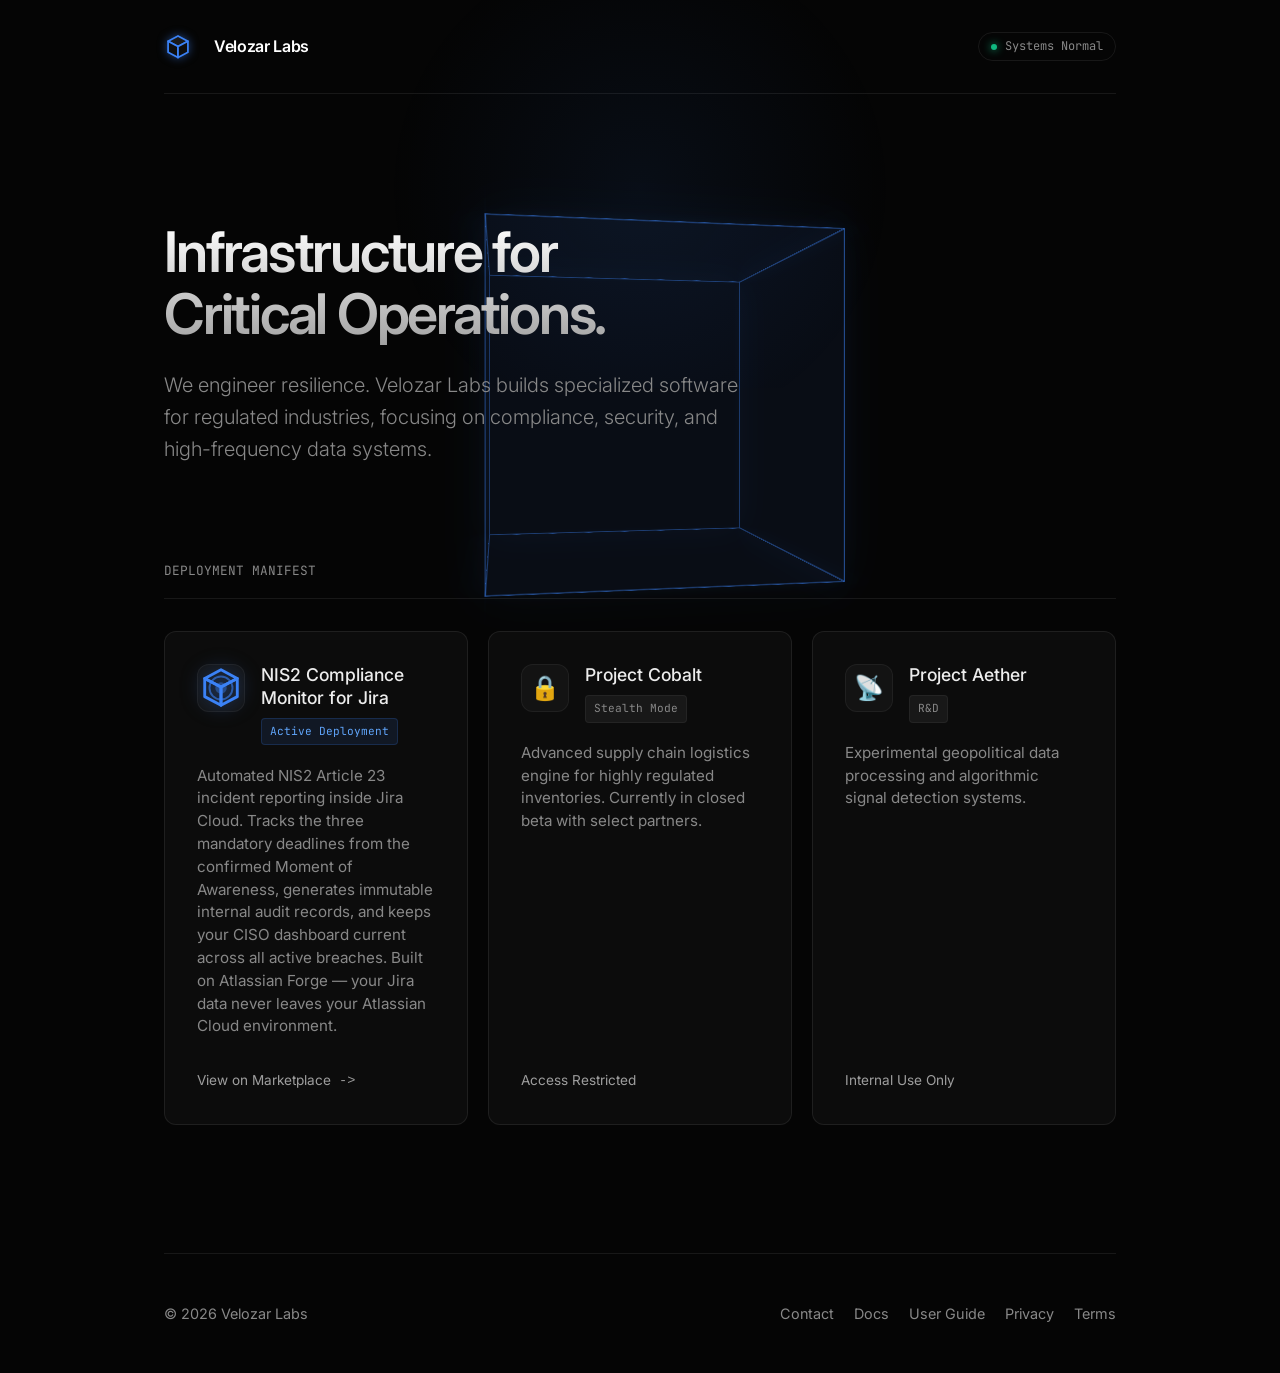
<file: index.html>
<!DOCTYPE html>
<html lang="en">

<head>
    <meta charset="UTF-8">
    <meta name="viewport" content="width=device-width, initial-scale=1.0">
    <title>Velozar Labs | Infrastructure for Critical Operations</title>
    <meta name="description"
        content="Velozar Labs engineers high-performance security and workflow automation tools for regulated enterprises.">

    <!-- Open Graph / Social Media Meta Tags -->
    <meta property="og:type" content="website">
    <meta property="og:url" content="https://velozarlabs.com/">
    <meta property="og:title" content="Velozar Labs | Infrastructure for Critical Operations">
    <meta property="og:description"
        content="Velozar Labs engineers high-performance security and workflow automation tools for regulated enterprises.">
    <!-- Twitter -->
    <meta property="twitter:card" content="summary_large_image">
    <meta property="twitter:url" content="https://velozarlabs.com/">
    <meta property="twitter:title" content="Velozar Labs | Infrastructure for Critical Operations">
    <meta property="twitter:description"
        content="Velozar Labs engineers high-performance security and workflow automation tools for regulated enterprises.">

    <link rel="preconnect" href="https://fonts.googleapis.com">
    <link rel="preconnect" href="https://fonts.gstatic.com" crossorigin>

    <link rel="preload"
        href="https://fonts.googleapis.com/css2?family=Inter:wght@300;400;500;600&family=JetBrains+Mono:wght@400&display=swap"
        as="style" onload="this.onload=null;this.rel='stylesheet'">
    <noscript>
        <link rel="stylesheet"
            href="https://fonts.googleapis.com/css2?family=Inter:wght@300;400;500;600&family=JetBrains+Mono:wght@400&display=swap">
    </noscript>
    <link rel="stylesheet" href="/base.css">
    <link rel="stylesheet" href="/home.css">
    <link rel="icon" type="image/svg+xml" href="/favicon.svg">
</head>

<body>
    <div class="scene-container">
        <div class="cube-3d">
            <div class="face front"></div>
            <div class="face back"></div>
            <div class="face right"></div>
            <div class="face left"></div>
            <div class="face top"></div>
            <div class="face bottom"></div>
        </div>
    </div>
    <div class="container">
        <nav class="animate-delay-1">
            <div class="logo">
                <svg width="28" height="28" viewBox="0 0 24 24" fill="none" xmlns="http://www.w3.org/2000/svg"
                    style="filter: drop-shadow(0 0 5px rgba(59, 130, 246, 0.5));">
                    <path d="M12 2.5L3.5 7L12 11.5L20.5 7L12 2.5Z" fill="#1A1A1A" stroke="#3b82f6" stroke-width="1.5"
                        stroke-linejoin="round" />
                    <path d="M3.5 7V16.5L12 21V11.5L3.5 7Z" fill="#0F0F0F" stroke="#3b82f6" stroke-width="1.5"
                        stroke-linejoin="round" />
                    <path d="M20.5 7V16.5L12 21V11.5L20.5 7Z" fill="#0F0F0F" stroke="#3b82f6" stroke-width="1.5"
                        stroke-linejoin="round" />
                </svg>

                <span style="margin-left: 12px; font-weight: 600; letter-spacing: -0.02em; color: #fff;">
                    Velozar Labs
                </span>
            </div>
            <div class="status-badge">
                <div class="status-dot"></div>
                Systems Normal
            </div>
        </nav>

        <section class="hero animate-delay-2">
            <h1>Infrastructure for<br>Critical Operations.</h1>
            <p>
                We engineer resilience. Velozar Labs builds specialized software for regulated industries, focusing on
                compliance, security, and high-frequency data systems.
            </p>
        </section>

        <div class="animate-delay-3">
            <div class="section-header">
                <span class="section-title">Deployment Manifest</span>
            </div>

            <div class="grid">
                <a href="https://marketplace.atlassian.com/" target="_blank" rel="noopener noreferrer" class="card">
                    <div>
                        <div class="card-meta">
                            <div class="icon-box" style="margin-bottom: 20px;">
                                <svg width="48" height="48" viewBox="0 0 24 24" fill="none"
                                    xmlns="http://www.w3.org/2000/svg"
                                    style="filter: drop-shadow(0 0 10px rgba(59, 130, 246, 0.5));">
                                    <path d="M12 2.5L3.5 7L12 11.5L20.5 7L12 2.5Z" fill="none" stroke="#3b82f6"
                                        stroke-width="1.5" stroke-linejoin="round" />
                                    <path d="M3.5 7V16.5L12 21V11.5L3.5 7Z" fill="none" stroke="#3b82f6"
                                        stroke-width="1.5" stroke-linejoin="round" />
                                    <path d="M20.5 7V16.5L12 21V11.5L20.5 7Z" fill="none" stroke="#3b82f6"
                                        stroke-width="1.5" stroke-linejoin="round" />

                                    <circle cx="12" cy="12" r="3" fill="#3b82f6" fill-opacity="0.4" />
                                    <circle cx="12" cy="12" r="6" stroke="#3b82f6" stroke-width="1"
                                        stroke-opacity="0.6" />
                                </svg>
                            </div>
                            <div class="card-header-content">
                                <h3>NIS2 Compliance Monitor for Jira</h3>
                                <span class="tag active">Active Deployment</span>
                            </div>
                        </div>
                        <p>Automated NIS2 Article 23 incident reporting inside Jira Cloud. Tracks the three mandatory deadlines from the confirmed Moment of Awareness, generates immutable internal audit records, and keeps your CISO dashboard current across all active breaches. Built on Atlassian Forge — your Jira data never leaves your Atlassian Cloud environment.</p>
                    </div>
                    <div class="card-footer">
                        View on Marketplace <span style="font-family: monospace;">-></span>
                    </div>
                </a>

                <div class="card" style="cursor: default;">
                    <div>
                        <div class="card-meta">
                            <div class="icon-box">🔒</div>
                            <div class="card-header-content">
                                <h3>Project Cobalt</h3>
                                <span class="tag">Stealth Mode</span>
                            </div>
                        </div>
                        <p>Advanced supply chain logistics engine for highly regulated inventories. Currently in closed
                            beta with select partners.</p>
                    </div>
                    <div class="card-footer">
                        Access Restricted
                    </div>
                </div>

                <div class="card" style="cursor: default;">
                    <div>
                        <div class="card-meta">
                            <div class="icon-box">📡</div>
                            <div class="card-header-content">
                                <h3>Project Aether</h3>
                                <span class="tag">R&D</span>
                            </div>
                        </div>
                        <p>Experimental geopolitical data processing and algorithmic signal detection systems.</p>
                    </div>
                    <div class="card-footer">
                        Internal Use Only
                    </div>
                </div>
            </div>
        </div>

        <footer class="animate-delay-3">
            <div>&copy; 2026 Velozar Labs</div>
            <div style="display: flex; gap: 20px;">
                <a href="mailto:support@velozarlabs.com" class="footer-link">Contact</a>
                <a href="/docs" class="footer-link">Docs</a>
                <a href="/user-guide" class="footer-link">User Guide</a>
                <a href="/privacy" class="footer-link">Privacy</a>
                <a href="/terms" class="footer-link">Terms</a>
            </div>
        </footer>
    </div>
    <script src="/main.js" defer></script>
</body>

</html>
</file>
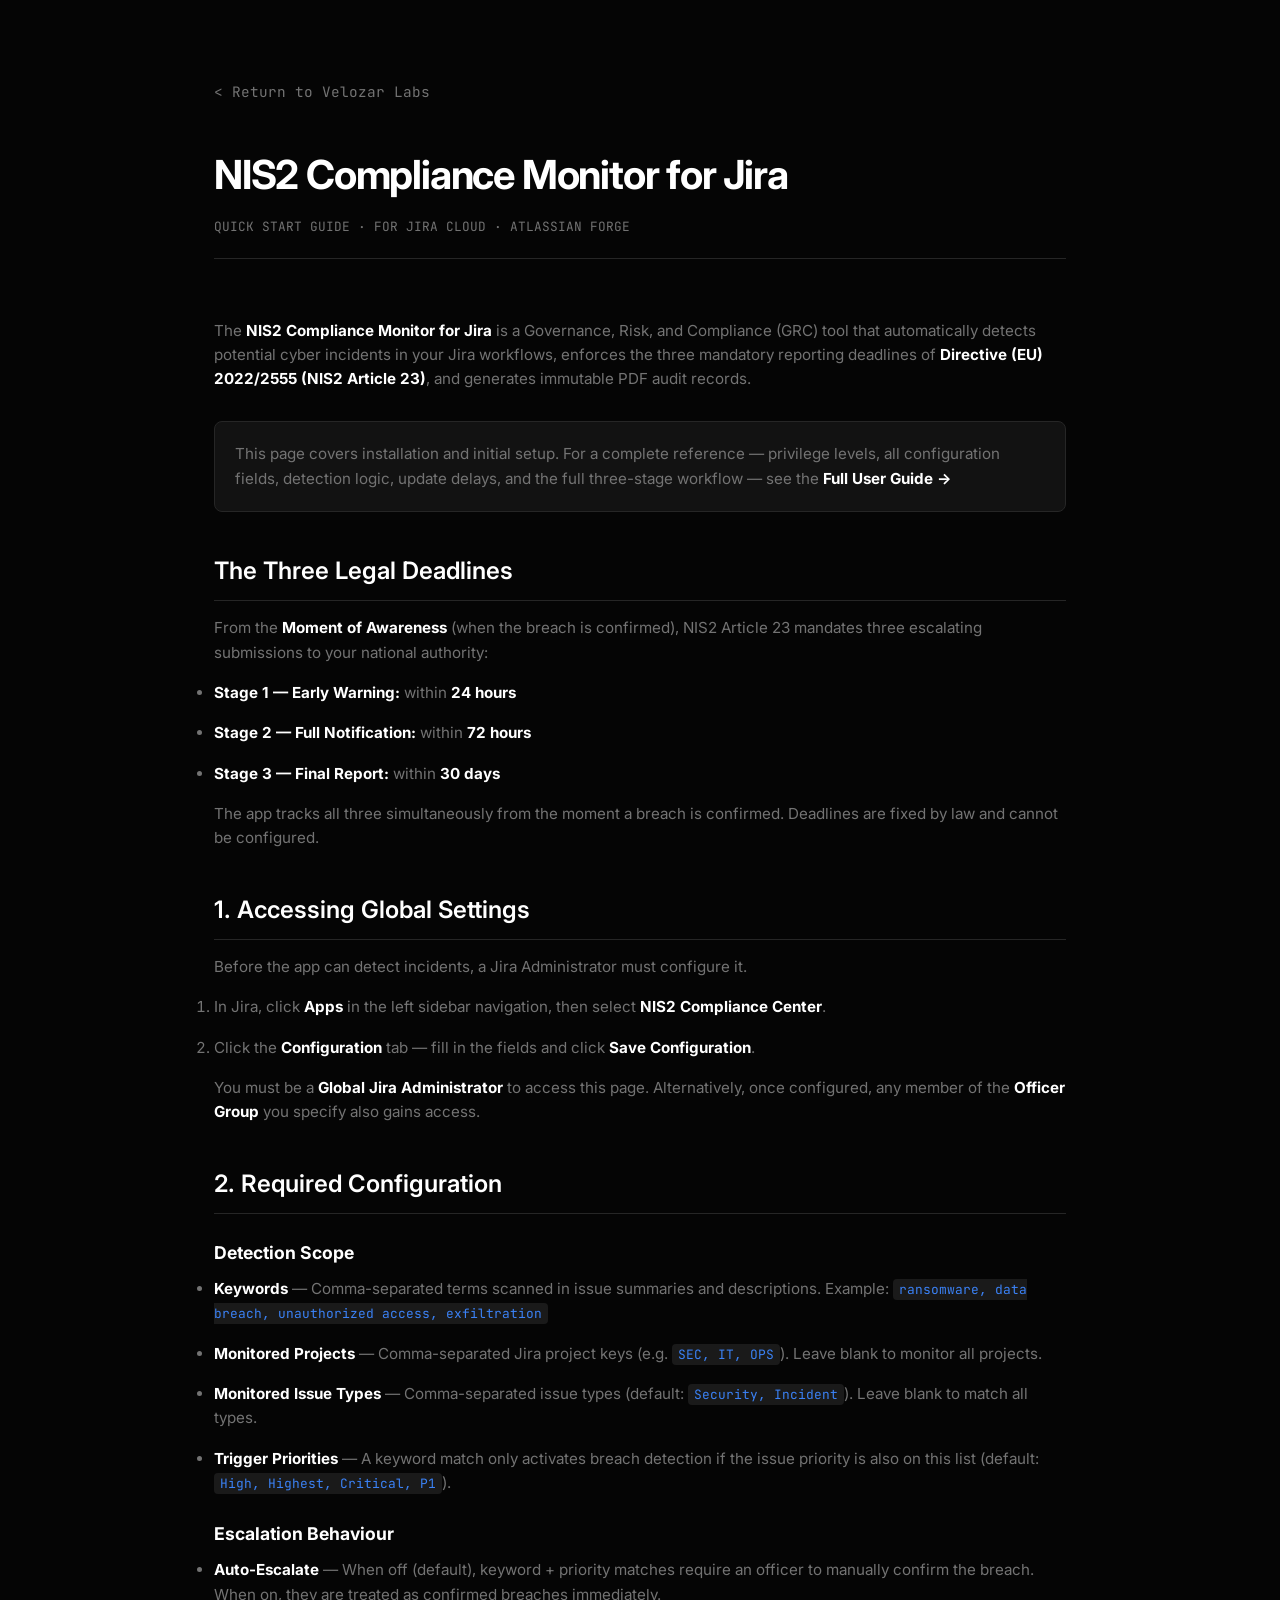
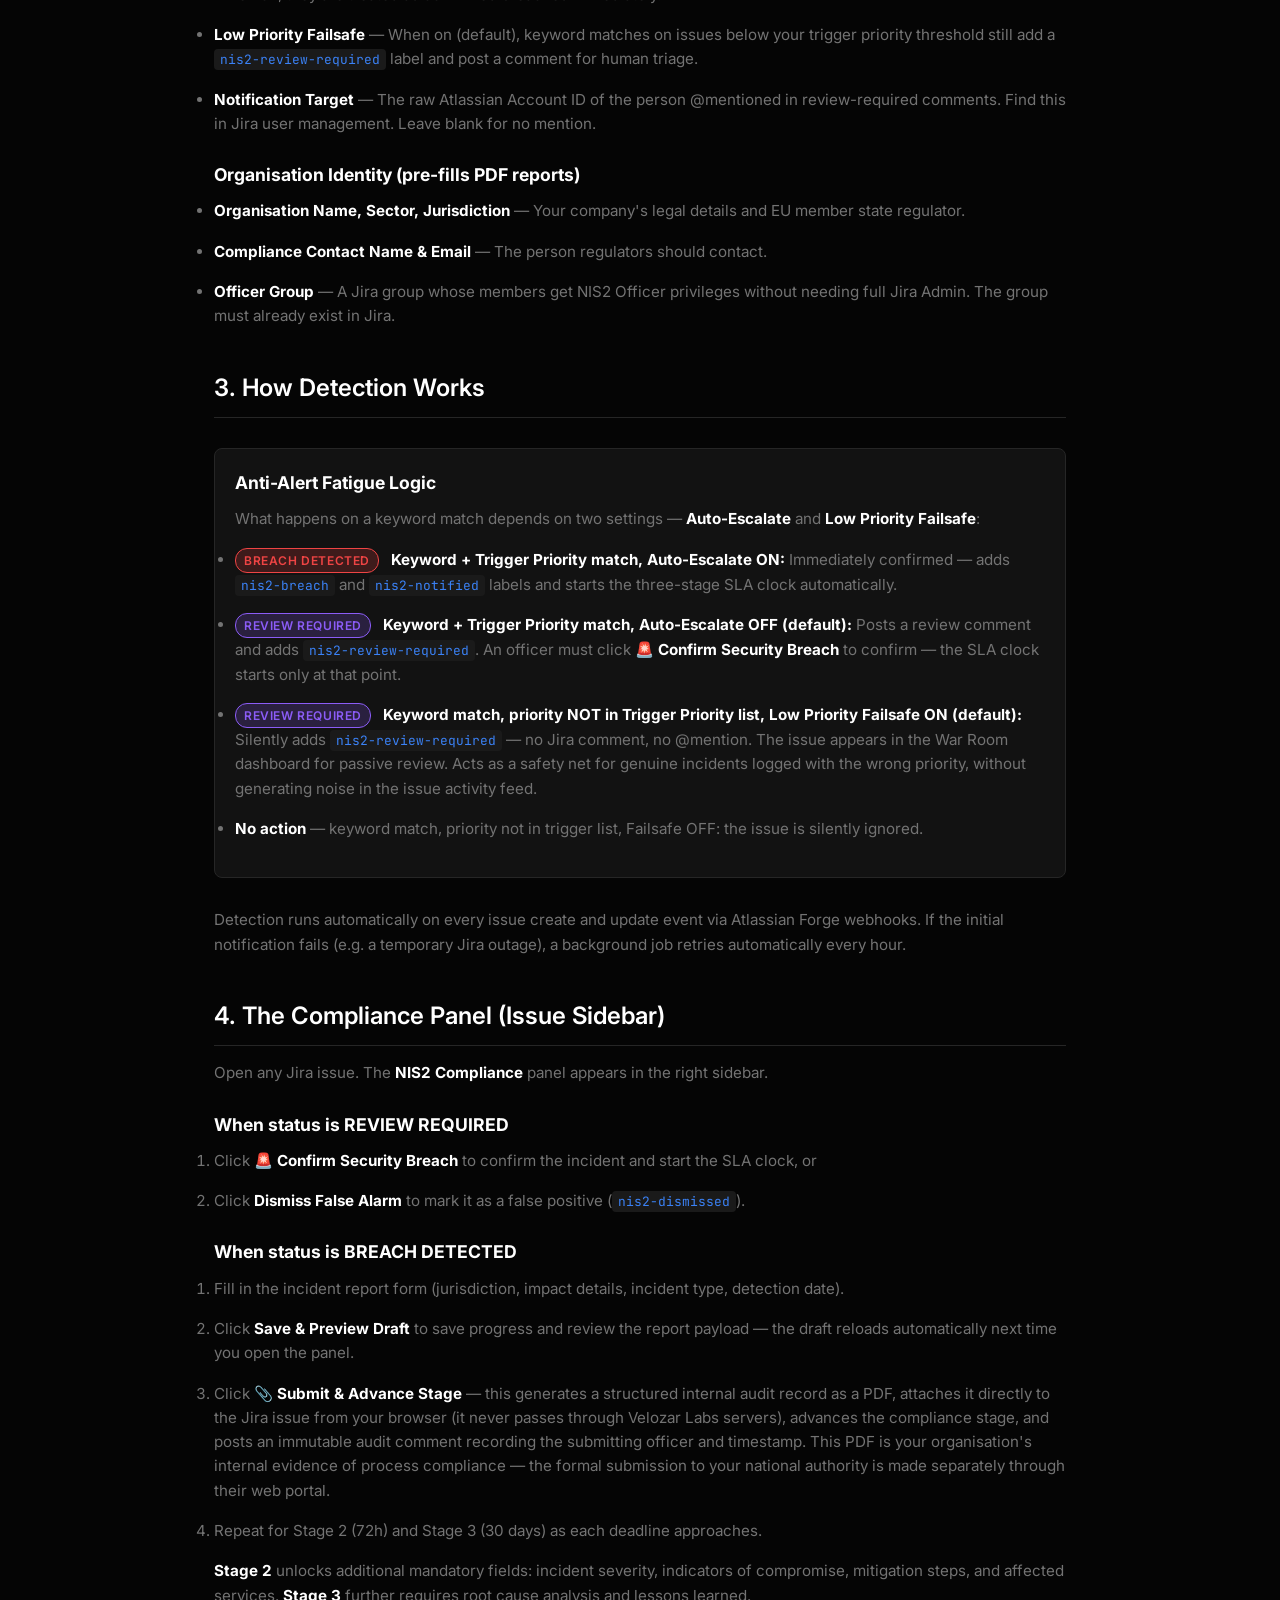
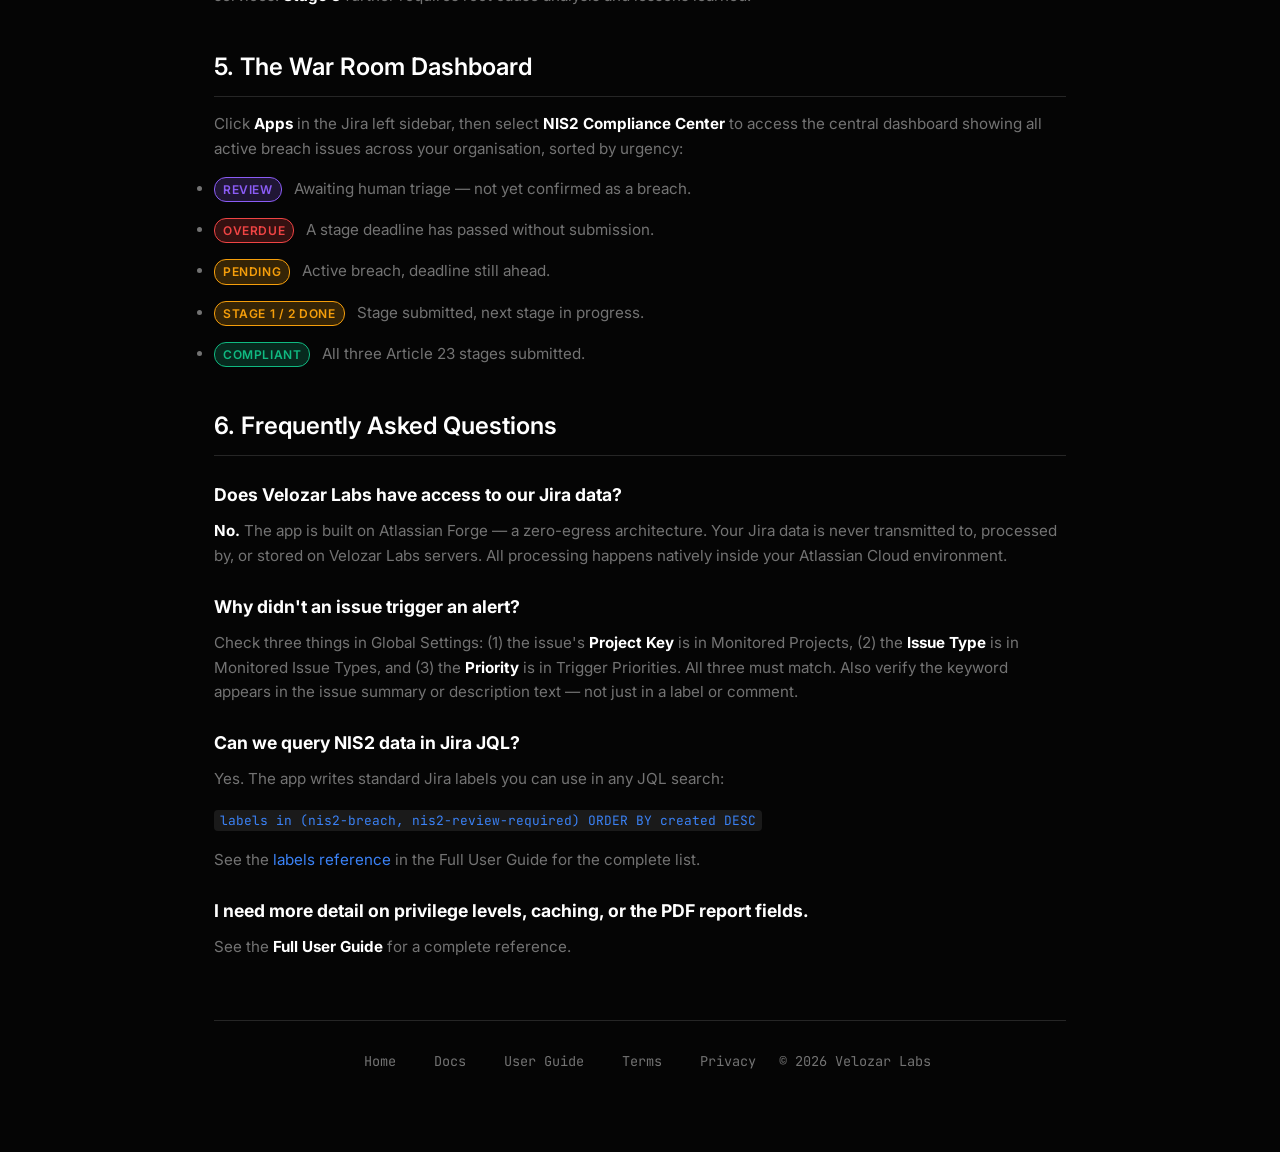
<file: docs.html>
<!DOCTYPE html>
<html lang="en">

<head>
    <meta charset="UTF-8">
    <meta name="viewport" content="width=device-width, initial-scale=1.0">
    <title>Documentation | NIS2 Compliance Monitor for Jira</title>
    <meta name="description"
        content="Getting started guide and quick reference for the NIS2 Compliance Monitor for Jira by Velozar Labs.">
    <!-- Open Graph -->
    <meta property="og:type" content="website">
    <meta property="og:url" content="https://velozarlabs.com/docs">
    <meta property="og:title" content="Documentation | NIS2 Compliance Monitor for Jira">
    <meta property="og:description"
        content="Official getting started guide and quick reference for the NIS2 Compliance Monitor by Velozar Labs.">
    <!-- Twitter -->
    <meta property="twitter:card" content="summary_large_image">
    <meta property="twitter:url" content="https://velozarlabs.com/docs">
    <meta property="twitter:title" content="Documentation | NIS2 Compliance Monitor for Jira">
    <meta property="twitter:description"
        content="Official getting started guide and quick reference for the NIS2 Compliance Monitor by Velozar Labs.">
    <link rel="preload"
        href="https://fonts.googleapis.com/css2?family=Inter:wght@300;400;500;600&family=JetBrains+Mono:wght@400&display=swap"
        as="style" onload="this.onload=null;this.rel='stylesheet'">
    <noscript>
        <link rel="stylesheet"
            href="https://fonts.googleapis.com/css2?family=Inter:wght@300;400;500;600&family=JetBrains+Mono:wght@400&display=swap">
    </noscript>
    <link rel="stylesheet" href="/base.css">
    <link rel="stylesheet" href="/legal.css">
    <link rel="icon" type="image/svg+xml" href="/favicon.svg">
</head>

<body>

    <nav class="back-nav">
        <a href="/">&lt; Return to Velozar Labs</a>
    </nav>

    <h1>NIS2 Compliance Monitor for Jira</h1>
    <div class="meta">QUICK START GUIDE &middot; FOR JIRA CLOUD &middot; ATLASSIAN FORGE</div>

    <p>The <strong>NIS2 Compliance Monitor for Jira</strong> is a Governance, Risk, and Compliance (GRC) tool that
        automatically detects potential cyber incidents in your Jira workflows, enforces the three mandatory reporting
        deadlines of <strong>Directive (EU) 2022/2555 (NIS2 Article 23)</strong>, and generates immutable PDF audit
        records.</p>

    <div class="highlight-box">
        <p style="margin: 0;">This page covers installation and initial setup. For a complete reference — privilege
            levels, all configuration fields, detection logic, update delays, and the full three-stage workflow — see the
            <a href="/user-guide"><strong>Full User Guide &rarr;</strong></a></p>
    </div>

    <h2>The Three Legal Deadlines</h2>
    <p>From the <strong>Moment of Awareness</strong> (when the breach is confirmed), NIS2 Article 23 mandates three
        escalating submissions to your national authority:</p>
    <ul>
        <li><strong>Stage 1 — Early Warning:</strong> within <strong>24 hours</strong></li>
        <li><strong>Stage 2 — Full Notification:</strong> within <strong>72 hours</strong></li>
        <li><strong>Stage 3 — Final Report:</strong> within <strong>30 days</strong></li>
    </ul>
    <p>The app tracks all three simultaneously from the moment a breach is confirmed. Deadlines are fixed by law and
        cannot be configured.</p>

    <h2>1. Accessing Global Settings</h2>
    <p>Before the app can detect incidents, a Jira Administrator must configure it.</p>
    <ol>
        <li>In Jira, click <strong>Apps</strong> in the left sidebar navigation, then select <strong>NIS2 Compliance Center</strong>.</li>
        <li>Click the <strong>Configuration</strong> tab — fill in the fields and click <strong>Save Configuration</strong>.
        </li>
    </ol>
    <p>You must be a <strong>Global Jira Administrator</strong> to access this page. Alternatively, once configured, any
        member of the <strong>Officer Group</strong> you specify also gains access.</p>

    <h2>2. Required Configuration</h2>

    <h3>Detection Scope</h3>
    <ul>
        <li><strong>Keywords</strong> — Comma-separated terms scanned in issue summaries and descriptions. Example:
            <code>ransomware, data breach, unauthorized access, exfiltration</code>
        </li>
        <li><strong>Monitored Projects</strong> — Comma-separated Jira project keys (e.g. <code>SEC, IT, OPS</code>).
            Leave blank to monitor all projects.</li>
        <li><strong>Monitored Issue Types</strong> — Comma-separated issue types (default:
            <code>Security, Incident</code>). Leave blank to match all types.</li>
        <li><strong>Trigger Priorities</strong> — A keyword match only activates breach detection if the issue priority
            is also on this list (default: <code>High, Highest, Critical, P1</code>).</li>
    </ul>

    <h3>Escalation Behaviour</h3>
    <ul>
        <li><strong>Auto-Escalate</strong> — When off (default), keyword + priority matches require an officer to
            manually confirm the breach. When on, they are treated as confirmed breaches immediately.</li>
        <li><strong>Low Priority Failsafe</strong> — When on (default), keyword matches on issues below your trigger
            priority threshold still add a <code>nis2-review-required</code> label and post a comment for human triage.
        </li>
        <li><strong>Notification Target</strong> — The raw Atlassian Account ID of the person @mentioned in
            review-required comments. Find this in Jira user management. Leave blank for no mention.</li>
    </ul>

    <h3>Organisation Identity (pre-fills PDF reports)</h3>
    <ul>
        <li><strong>Organisation Name, Sector, Jurisdiction</strong> — Your company's legal details and EU member state
            regulator.</li>
        <li><strong>Compliance Contact Name &amp; Email</strong> — The person regulators should contact.</li>
        <li><strong>Officer Group</strong> — A Jira group whose members get NIS2 Officer privileges without needing
            full Jira Admin. The group must already exist in Jira.</li>
    </ul>

    <h2>3. How Detection Works</h2>

    <div class="highlight-box">
        <h3 style="margin-top: 0;">Anti-Alert Fatigue Logic</h3>
        <p>What happens on a keyword match depends on two settings — <strong>Auto-Escalate</strong> and <strong>Low Priority Failsafe</strong>:</p>
        <ul>
            <li><span class="badge danger">Breach Detected</span> <strong>Keyword + Trigger Priority match, Auto-Escalate ON:</strong>
                Immediately confirmed — adds <code>nis2-breach</code> and <code>nis2-notified</code> labels and starts the three-stage SLA clock automatically.</li>
            <li><span class="badge review">Review Required</span> <strong>Keyword + Trigger Priority match, Auto-Escalate OFF (default):</strong>
                Posts a review comment and adds <code>nis2-review-required</code>. An officer must click <strong>🚨 Confirm Security Breach</strong> to confirm — the SLA clock starts only at that point.</li>
            <li><span class="badge review">Review Required</span> <strong>Keyword match, priority NOT in Trigger Priority list, Low Priority Failsafe ON (default):</strong>
                Silently adds <code>nis2-review-required</code> — no Jira comment, no @mention. The issue appears in the War Room dashboard for passive review. Acts as a safety net for genuine incidents logged with the wrong priority, without generating noise in the issue activity feed.</li>
            <li><strong>No action</strong> — keyword match, priority not in trigger list, Failsafe OFF: the issue is silently ignored.</li>
        </ul>
    </div>

    <p>Detection runs automatically on every issue create and update event via Atlassian Forge webhooks. If the initial
        notification fails (e.g. a temporary Jira outage), a background job retries automatically every hour.</p>

    <h2>4. The Compliance Panel (Issue Sidebar)</h2>
    <p>Open any Jira issue. The <strong>NIS2 Compliance</strong> panel appears in the right sidebar.</p>

    <h3>When status is REVIEW REQUIRED</h3>
    <ol>
        <li>Click <strong>🚨 Confirm Security Breach</strong> to confirm the incident and start the SLA clock, or</li>
        <li>Click <strong>Dismiss False Alarm</strong> to mark it as a false positive (<code>nis2-dismissed</code>).</li>
    </ol>

    <h3>When status is BREACH DETECTED</h3>
    <ol>
        <li>Fill in the incident report form (jurisdiction, impact details, incident type, detection date).</li>
        <li>Click <strong>Save &amp; Preview Draft</strong> to save progress and review the report payload — the draft reloads automatically next time you open the
            panel.</li>
        <li>Click <strong>📎 Submit &amp; Advance Stage</strong> — this generates a structured internal audit record
            as a PDF, attaches it directly to the Jira issue from your browser (it never passes through Velozar Labs
            servers), advances the compliance stage, and posts an immutable audit comment recording the submitting
            officer and timestamp. This PDF is your organisation's internal evidence of process compliance — the formal
            submission to your national authority is made separately through their web portal.</li>
        <li>Repeat for Stage 2 (72h) and Stage 3 (30 days) as each deadline approaches.</li>
    </ol>

    <p><strong>Stage 2</strong> unlocks additional mandatory fields: incident severity, indicators of compromise,
        mitigation steps, and affected services. <strong>Stage 3</strong> further requires root cause analysis and
        lessons learned.</p>

    <h2>5. The War Room Dashboard</h2>
    <p>Click <strong>Apps</strong> in the Jira left sidebar, then select <strong>NIS2 Compliance Center</strong> to access the central dashboard showing
        all active breach issues across your organisation, sorted by urgency:</p>

    <ul>
        <li><span class="badge review">Review</span> Awaiting human triage — not yet confirmed as a breach.</li>
        <li><span class="badge danger">Overdue</span> A stage deadline has passed without submission.</li>
        <li><span class="badge warning">Pending</span> Active breach, deadline still ahead.</li>
        <li><span class="badge warning">Stage 1 / 2 Done</span> Stage submitted, next stage in progress.</li>
        <li><span class="badge success">Compliant</span> All three Article 23 stages submitted.</li>
    </ul>

    <h2>6. Frequently Asked Questions</h2>

    <h3>Does Velozar Labs have access to our Jira data?</h3>
    <p><strong>No.</strong> The app is built on Atlassian Forge — a zero-egress architecture. Your Jira data is never
        transmitted to, processed by, or stored on Velozar Labs servers. All processing happens natively inside your
        Atlassian Cloud environment.</p>

    <h3>Why didn't an issue trigger an alert?</h3>
    <p>Check three things in Global Settings: (1) the issue's <strong>Project Key</strong> is in Monitored Projects, (2)
        the <strong>Issue Type</strong> is in Monitored Issue Types, and (3) the <strong>Priority</strong> is in Trigger
        Priorities. All three must match. Also verify the keyword appears in the issue summary or description text — not
        just in a label or comment.</p>

    <h3>Can we query NIS2 data in Jira JQL?</h3>
    <p>Yes. The app writes standard Jira labels you can use in any JQL search:</p>
    <p><code>labels in (nis2-breach, nis2-review-required) ORDER BY created DESC</code></p>
    <p>See the <a href="/user-guide#labels">labels reference</a> in the Full User Guide for the complete list.</p>

    <h3>I need more detail on privilege levels, caching, or the PDF report fields.</h3>
    <p>See the <a href="/user-guide"><strong>Full User Guide</strong></a> for a complete reference.</p>

    <footer class="legal-footer">
        <a href="/">Home</a>
        <a href="/docs">Docs</a>
        <a href="/user-guide">User Guide</a>
        <a href="/terms">Terms</a>
        <a href="/privacy">Privacy</a>
        <span>&copy; 2026 Velozar Labs</span>
    </footer>

</body>

</html>
</file>
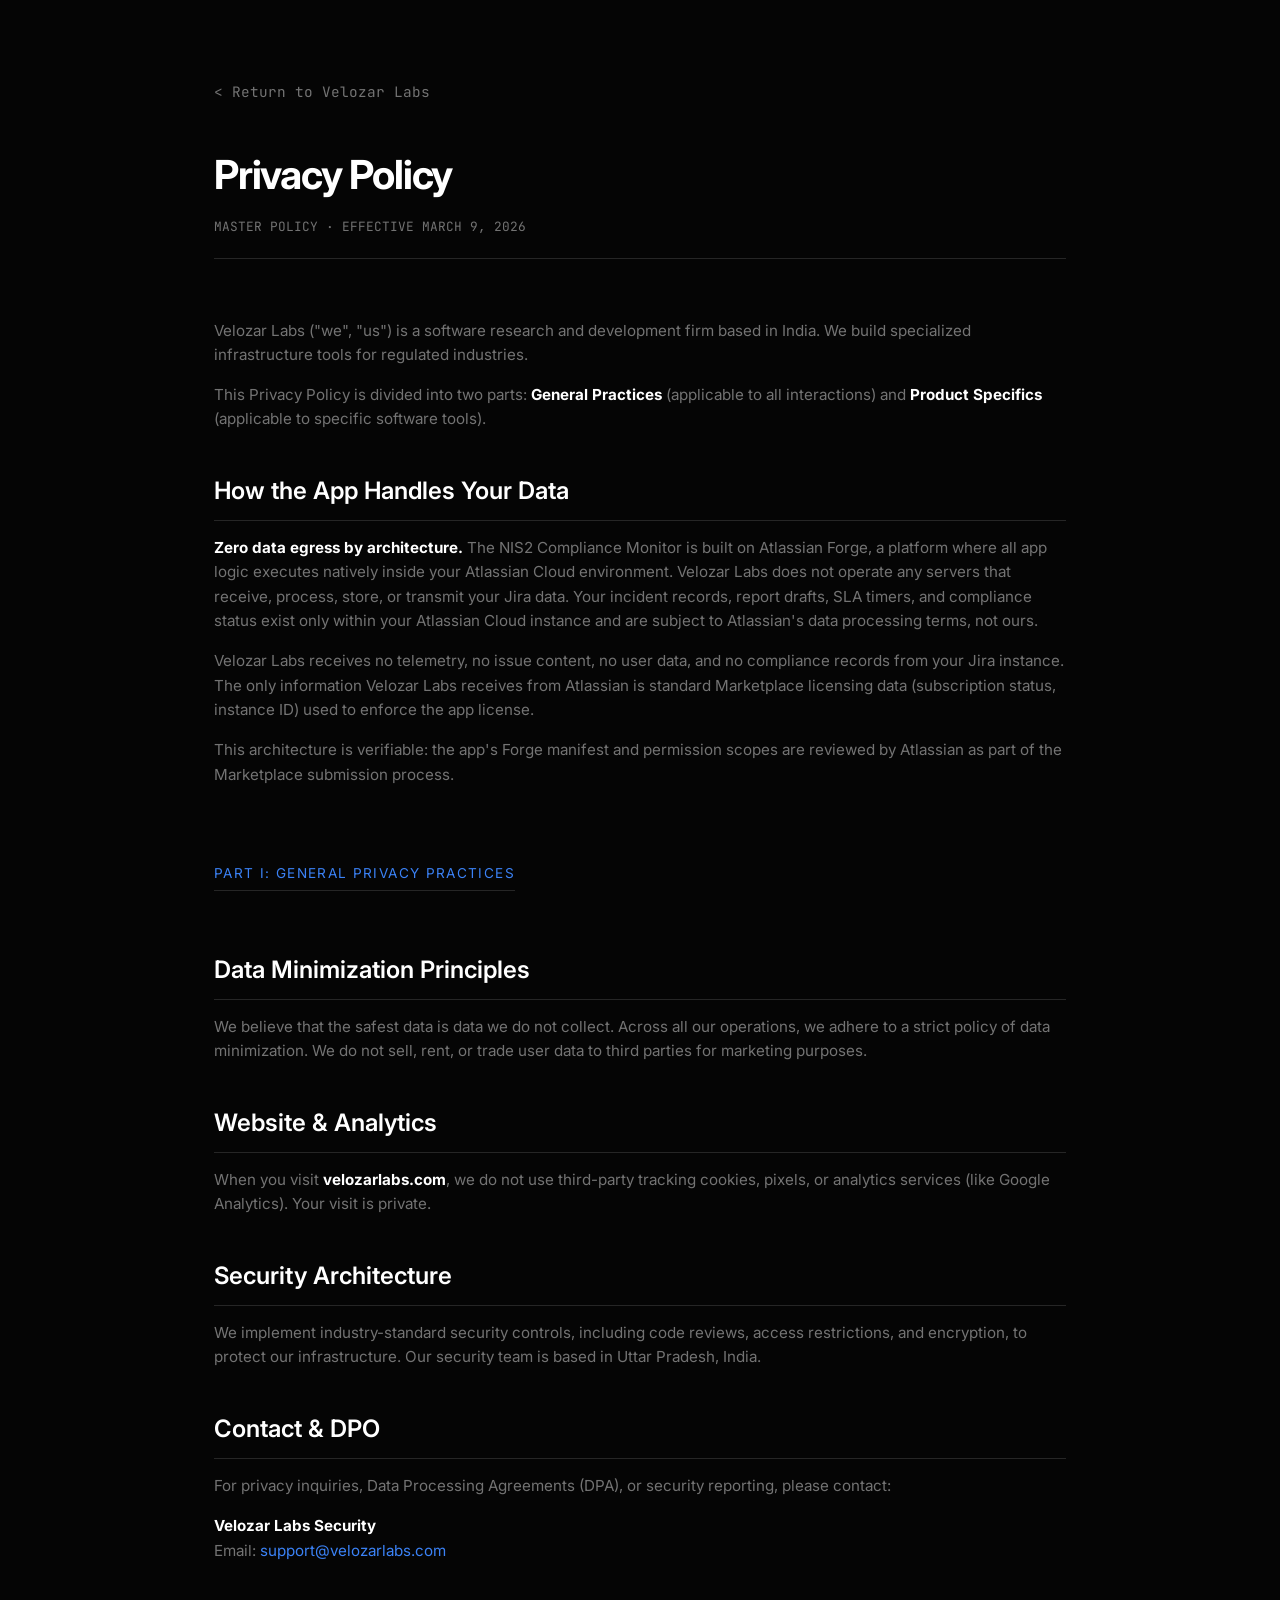
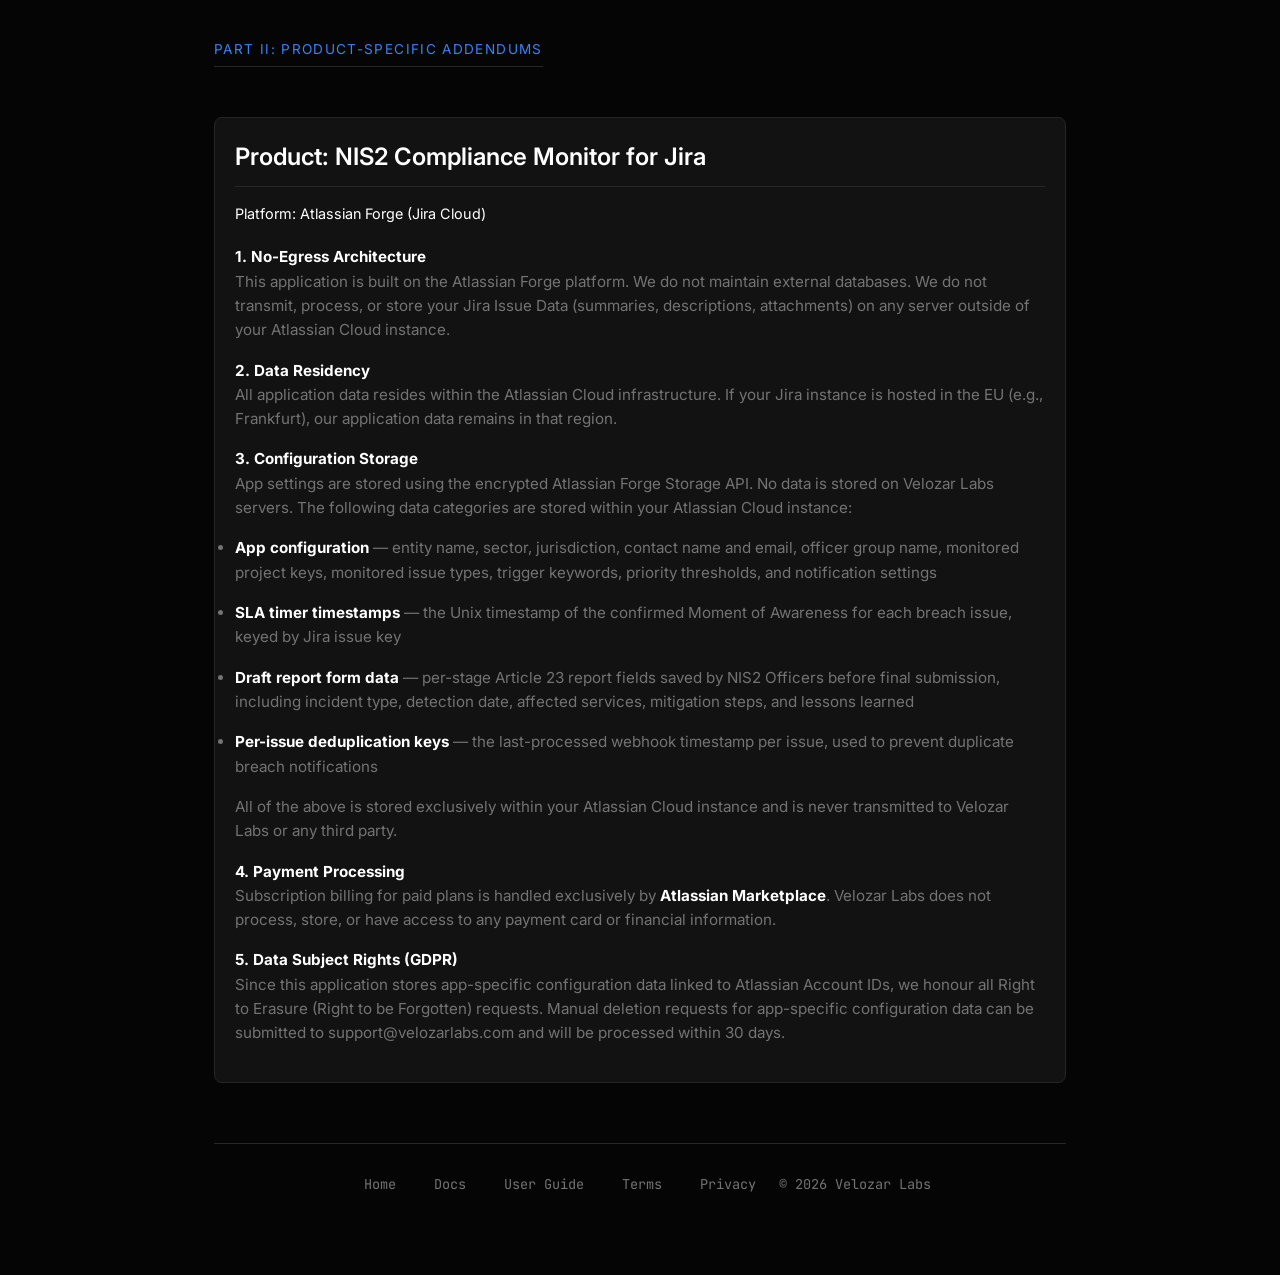
<file: privacy.html>
<!DOCTYPE html>
<html lang="en">

<head>
    <meta charset="UTF-8">
    <meta name="viewport" content="width=device-width, initial-scale=1.0">
    <title>Privacy Policy | Velozar Labs</title>
    <meta name="description" content="Master Privacy Policy and Product-Specific Addendums for Velozar Labs software and services.">
    <!-- Open Graph / Social Media Meta Tags -->
    <meta property="og:type" content="website">
    <meta property="og:url" content="https://velozarlabs.com/privacy">
    <meta property="og:title" content="Privacy Policy | Velozar Labs">
    <meta property="og:description"
        content="Master Privacy Policy and Product-Specific Addendums for Velozar Labs software and services.">
    <!-- Twitter -->
    <meta property="twitter:card" content="summary_large_image">
    <meta property="twitter:url" content="https://velozarlabs.com/privacy">
    <meta property="twitter:title" content="Privacy Policy | Velozar Labs">
    <meta property="twitter:description"
        content="Master Privacy Policy and Product-Specific Addendums for Velozar Labs software and services.">
    <link rel="preload"
        href="https://fonts.googleapis.com/css2?family=Inter:wght@300;400;500;600&family=JetBrains+Mono:wght@400&display=swap"
        as="style" onload="this.onload=null;this.rel='stylesheet'">
    <noscript>
        <link rel="stylesheet"
            href="https://fonts.googleapis.com/css2?family=Inter:wght@300;400;500;600&family=JetBrains+Mono:wght@400&display=swap">
    </noscript>
    <link rel="stylesheet" href="/base.css">
    <link rel="stylesheet" href="/legal.css">
    <link rel="icon" type="image/svg+xml" href="/favicon.svg">
</head>

<body>

    <nav class="back-nav">
        <a href="/">&lt; Return to Velozar Labs</a>
    </nav>

    <h1>Privacy Policy</h1>
    <div class="meta">MASTER POLICY &middot; EFFECTIVE MARCH 9, 2026</div>

    <p>Velozar Labs ("we", "us") is a software research and development firm based in India. We build specialized
        infrastructure tools for regulated industries.</p>
    <p>This Privacy Policy is divided into two parts: <strong>General Practices</strong> (applicable to all
        interactions) and <strong>Product Specifics</strong> (applicable to specific software tools).</p>

    <h2>How the App Handles Your Data</h2>
    <p><strong>Zero data egress by architecture.</strong> The NIS2 Compliance Monitor is built on Atlassian Forge, a
        platform where all app logic executes natively inside your Atlassian Cloud environment. Velozar Labs does not
        operate any servers that receive, process, store, or transmit your Jira data. Your incident records, report
        drafts, SLA timers, and compliance status exist only within your Atlassian Cloud instance and are subject to
        Atlassian's data processing terms, not ours.</p>
    <p>Velozar Labs receives no telemetry, no issue content, no user data, and no compliance records from your Jira
        instance. The only information Velozar Labs receives from Atlassian is standard Marketplace licensing data
        (subscription status, instance ID) used to enforce the app license.</p>
    <p>This architecture is verifiable: the app's Forge manifest and permission scopes are reviewed by Atlassian as part
        of the Marketplace submission process.</p>

    <div class="part-header">Part I: General Privacy Practices</div>

    <h2>Data Minimization Principles</h2>
    <p>We believe that the safest data is data we do not collect. Across all our operations, we adhere to a strict
        policy of data minimization. We do not sell, rent, or trade user data to third parties for marketing purposes.
    </p>

    <h2>Website & Analytics</h2>
    <p>When you visit <strong>velozarlabs.com</strong>, we do not use third-party tracking cookies, pixels, or analytics
        services (like Google Analytics). Your visit is private.</p>

    <h2>Security Architecture</h2>
    <p>We implement industry-standard security controls, including code reviews, access restrictions, and encryption, to
        protect our infrastructure. Our security team is based in Uttar Pradesh, India.</p>

    <h2>Contact & DPO</h2>
    <p>For privacy inquiries, Data Processing Agreements (DPA), or security reporting, please contact:</p>
    <p><strong>Velozar Labs Security</strong><br>Email: <a
            href="mailto:support@velozarlabs.com">support@velozarlabs.com</a></p>

    <div class="part-header">Part II: Product-Specific Addendums</div>

    <div class="highlight-box">
        <h2 style="margin-top: 0;">Product: NIS2 Compliance Monitor for Jira</h2>
        <p style="font-size: 0.9rem; margin-bottom: 20px; color: #fff;">Platform: Atlassian Forge (Jira Cloud)</p>

        <p><strong>1. No-Egress Architecture</strong><br>
            This application is built on the Atlassian Forge platform. We do not maintain external databases. We do not
            transmit, process, or store your Jira Issue Data (summaries, descriptions, attachments) on any server
            outside of your Atlassian Cloud instance.</p>

        <p><strong>2. Data Residency</strong><br>
            All application data resides within the Atlassian Cloud infrastructure. If your Jira instance is hosted in
            the EU (e.g., Frankfurt), our application data remains in that region.</p>

        <p><strong>3. Configuration Storage</strong><br>
            App settings are stored using the encrypted Atlassian Forge Storage API. No data is stored on Velozar Labs
            servers. The following data categories are stored within your Atlassian Cloud instance:</p>
        <ul>
            <li><strong>App configuration</strong> — entity name, sector, jurisdiction, contact name and email, officer
                group name, monitored project keys, monitored issue types, trigger keywords, priority thresholds, and
                notification settings</li>
            <li><strong>SLA timer timestamps</strong> — the Unix timestamp of the confirmed Moment of Awareness for each
                breach issue, keyed by Jira issue key</li>
            <li><strong>Draft report form data</strong> — per-stage Article 23 report fields saved by NIS2 Officers
                before final submission, including incident type, detection date, affected services, mitigation steps,
                and lessons learned</li>
            <li><strong>Per-issue deduplication keys</strong> — the last-processed webhook timestamp per issue, used to
                prevent duplicate breach notifications</li>
        </ul>
        <p>All of the above is stored exclusively within your Atlassian Cloud instance and is never transmitted to
            Velozar Labs or any third party.</p>

        <p><strong>4. Payment Processing</strong><br>
            Subscription billing for paid plans is handled exclusively by <strong>Atlassian Marketplace</strong>.
            Velozar Labs does not process, store, or have access to any payment card or financial information.</p>

        <p><strong>5. Data Subject Rights (GDPR)</strong><br>
            Since this application stores app-specific configuration data linked to Atlassian Account IDs, we honour all
            Right to Erasure (Right to be Forgotten) requests. Manual deletion requests for app-specific configuration
            data can be submitted to support@velozarlabs.com and will be processed within 30 days.</p>
    </div>
    <footer class="legal-footer">
        <a href="/">Home</a>
        <a href="/docs">Docs</a>
        <a href="/user-guide">User Guide</a>
        <a href="/terms">Terms</a>
        <a href="/privacy">Privacy</a>
        <span>&copy; 2026 Velozar Labs</span>
    </footer>
</body>

</html>
</file>
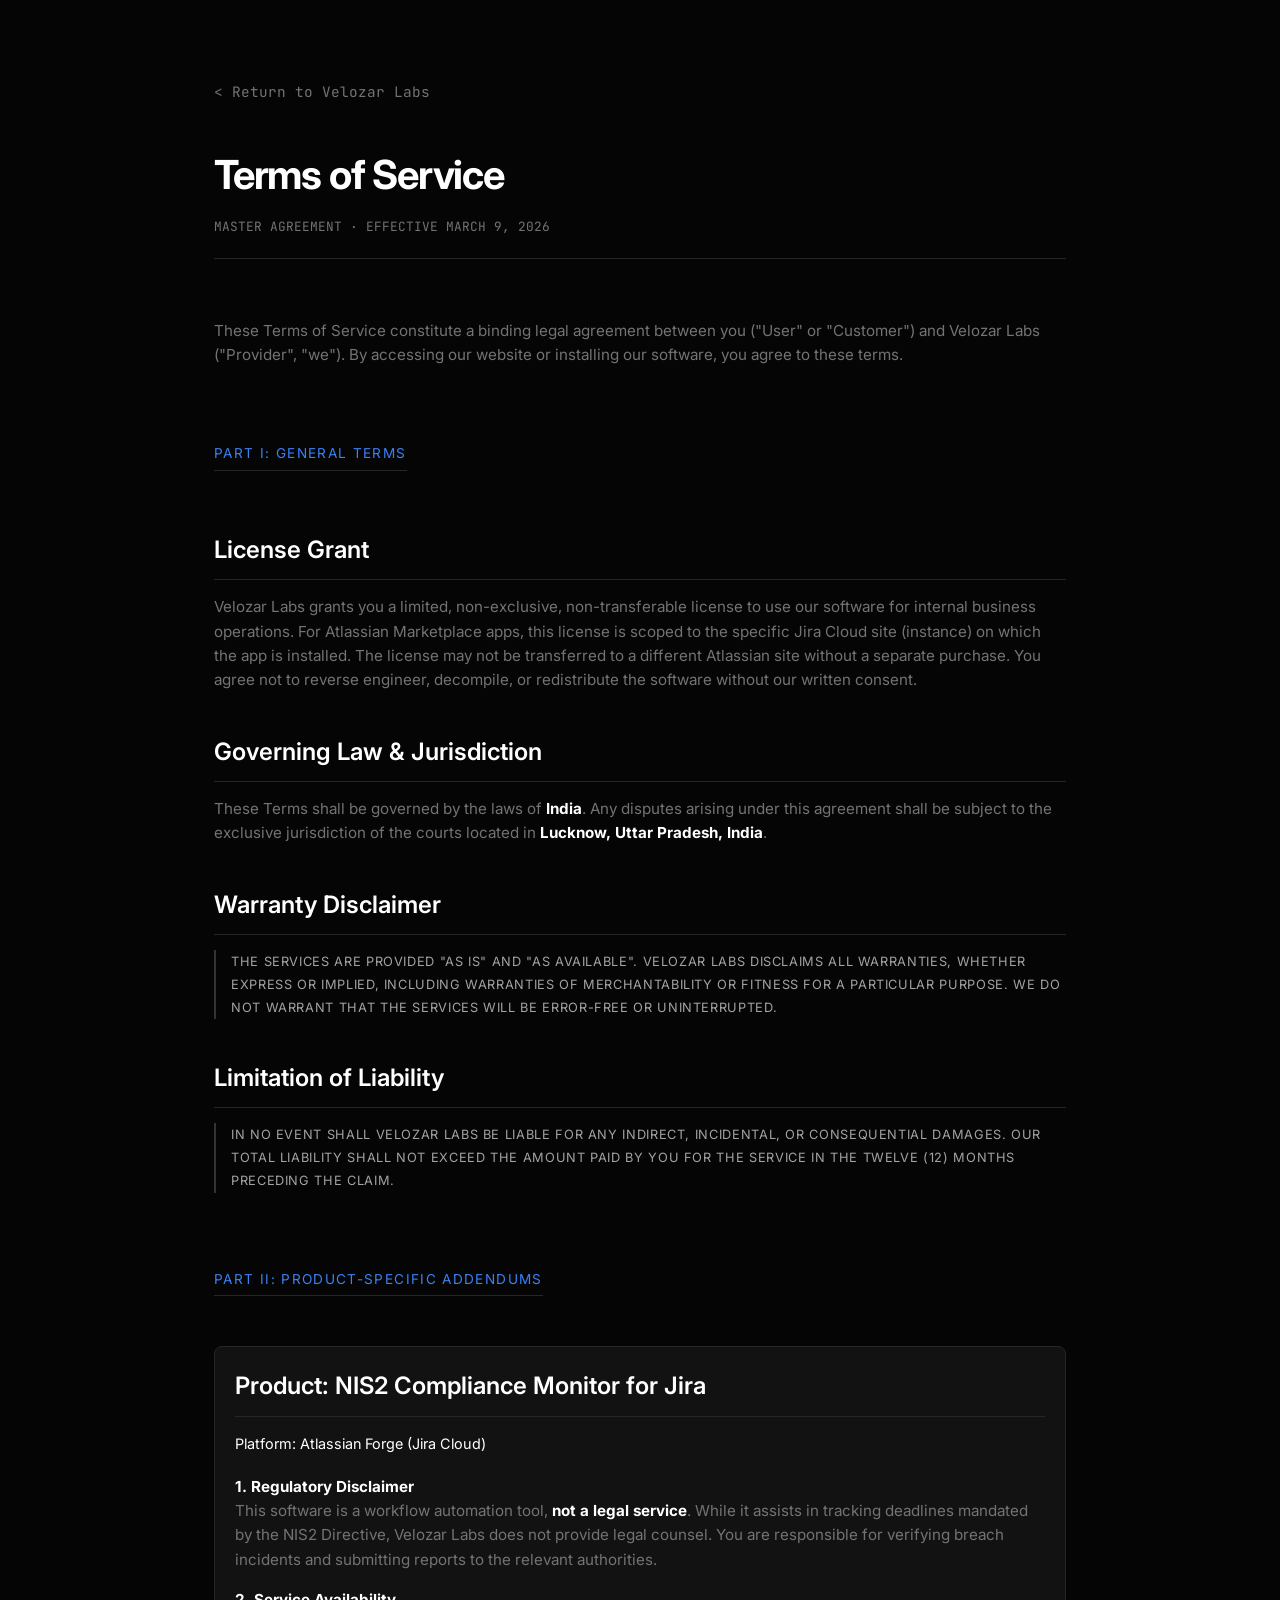
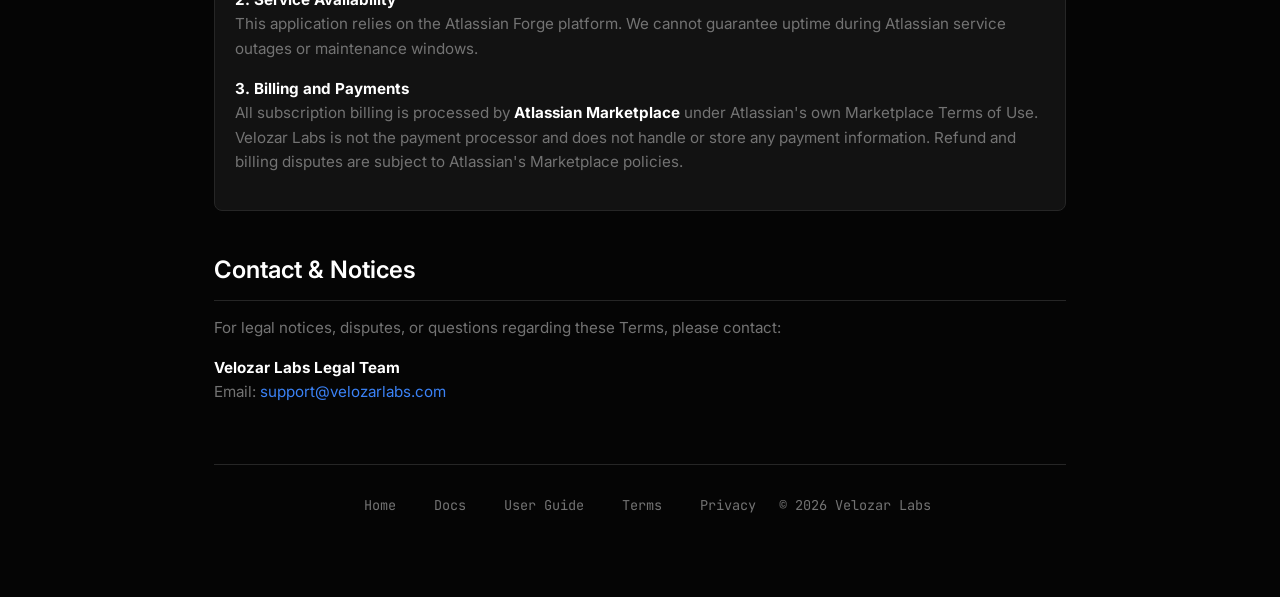
<file: terms.html>
<!DOCTYPE html>
<html lang="en">

<head>
    <meta charset="UTF-8">
    <meta name="viewport" content="width=device-width, initial-scale=1.0">
    <title>Terms of Service | Velozar Labs</title>
    <meta name="description" content="Master Agreement and Terms of Service for using Velozar Labs infrastructure and applications.">
    <!-- Open Graph / Social Media Meta Tags -->
    <meta property="og:type" content="website">
    <meta property="og:url" content="https://velozarlabs.com/terms">
    <meta property="og:title" content="Terms of Service | Velozar Labs">
    <meta property="og:description"
        content="Master Agreement and Terms of Service for using Velozar Labs infrastructure and applications.">
    <!-- Twitter -->
    <meta property="twitter:card" content="summary_large_image">
    <meta property="twitter:url" content="https://velozarlabs.com/terms">
    <meta property="twitter:title" content="Terms of Service | Velozar Labs">
    <meta property="twitter:description"
        content="Master Agreement and Terms of Service for using Velozar Labs infrastructure and applications.">
    <link rel="preload"
        href="https://fonts.googleapis.com/css2?family=Inter:wght@300;400;500;600&family=JetBrains+Mono:wght@400&display=swap"
        as="style" onload="this.onload=null;this.rel='stylesheet'">
    <noscript>
        <link rel="stylesheet"
            href="https://fonts.googleapis.com/css2?family=Inter:wght@300;400;500;600&family=JetBrains+Mono:wght@400&display=swap">
    </noscript>
    <link rel="stylesheet" href="/base.css">
    <link rel="stylesheet" href="/legal.css">
    <link rel="icon" type="image/svg+xml" href="/favicon.svg">
</head>

<body>

    <nav class="back-nav">
        <a href="/">&lt; Return to Velozar Labs</a>
    </nav>

    <h1>Terms of Service</h1>
    <div class="meta">MASTER AGREEMENT &middot; EFFECTIVE MARCH 9, 2026</div>

    <p>These Terms of Service constitute a binding legal agreement between you ("User" or "Customer") and Velozar Labs
        ("Provider", "we"). By accessing our website or installing our software, you agree to these terms.</p>

    <div class="part-header">Part I: General Terms</div>

    <h2>License Grant</h2>
    <p>Velozar Labs grants you a limited, non-exclusive, non-transferable license to use our software for internal
        business operations. For Atlassian Marketplace apps, this license is scoped to the specific Jira Cloud site
        (instance) on which the app is installed. The license may not be transferred to a different Atlassian site
        without a separate purchase. You agree not to reverse engineer, decompile, or redistribute the software without
        our written consent.</p>

    <h2>Governing Law & Jurisdiction</h2>
    <p>These Terms shall be governed by the laws of <strong>India</strong>. Any disputes arising under this agreement
        shall be subject to the exclusive jurisdiction of the courts located in <strong>Lucknow, Uttar Pradesh,
            India</strong>.</p>

    <h2>Warranty Disclaimer</h2>
    <p class="caps-lock">
        THE SERVICES ARE PROVIDED "AS IS" AND "AS AVAILABLE". VELOZAR LABS DISCLAIMS ALL WARRANTIES, WHETHER EXPRESS OR
        IMPLIED, INCLUDING WARRANTIES OF MERCHANTABILITY OR FITNESS FOR A PARTICULAR PURPOSE. WE DO NOT WARRANT THAT THE
        SERVICES WILL BE ERROR-FREE OR UNINTERRUPTED.
    </p>

    <h2>Limitation of Liability</h2>
    <p class="caps-lock">
        IN NO EVENT SHALL VELOZAR LABS BE LIABLE FOR ANY INDIRECT, INCIDENTAL, OR CONSEQUENTIAL DAMAGES. OUR TOTAL
        LIABILITY SHALL NOT EXCEED THE AMOUNT PAID BY YOU FOR THE SERVICE IN THE TWELVE (12) MONTHS PRECEDING THE CLAIM.
    </p>

    <div class="part-header">Part II: Product-Specific Addendums</div>

    <div class="highlight-box">
        <h2 style="margin-top: 0;">Product: NIS2 Compliance Monitor for Jira</h2>
        <p style="font-size: 0.9rem; margin-bottom: 20px; color: #fff;">Platform: Atlassian Forge (Jira Cloud)</p>

        <p><strong>1. Regulatory Disclaimer</strong><br>
            This software is a workflow automation tool, <strong>not a legal service</strong>. While it assists in
            tracking deadlines mandated by the NIS2 Directive, Velozar Labs does not provide legal counsel. You are
            responsible for verifying breach incidents and submitting reports to the relevant authorities.</p>

        <p><strong>2. Service Availability</strong><br>
            This application relies on the Atlassian Forge platform. We cannot guarantee uptime during Atlassian service
            outages or maintenance windows.</p>

        <p><strong>3. Billing and Payments</strong><br>
            All subscription billing is processed by <strong>Atlassian Marketplace</strong> under Atlassian's own
            Marketplace Terms of Use. Velozar Labs is not the payment processor and does not handle or store any payment
            information. Refund and billing disputes are subject to Atlassian's Marketplace policies.</p>
    </div>
    <h2>Contact & Notices</h2>
    <p>For legal notices, disputes, or questions regarding these Terms, please contact:</p>
    <p>
        <strong>Velozar Labs Legal Team</strong><br>
        Email: <a href="mailto:support@velozarlabs.com">support@velozarlabs.com</a>
    </p>
    <footer class="legal-footer">
        <a href="/">Home</a>
        <a href="/docs">Docs</a>
        <a href="/user-guide">User Guide</a>
        <a href="/terms">Terms</a>
        <a href="/privacy">Privacy</a>
        <span>&copy; 2026 Velozar Labs</span>
    </footer>
</body>

</html>
</file>
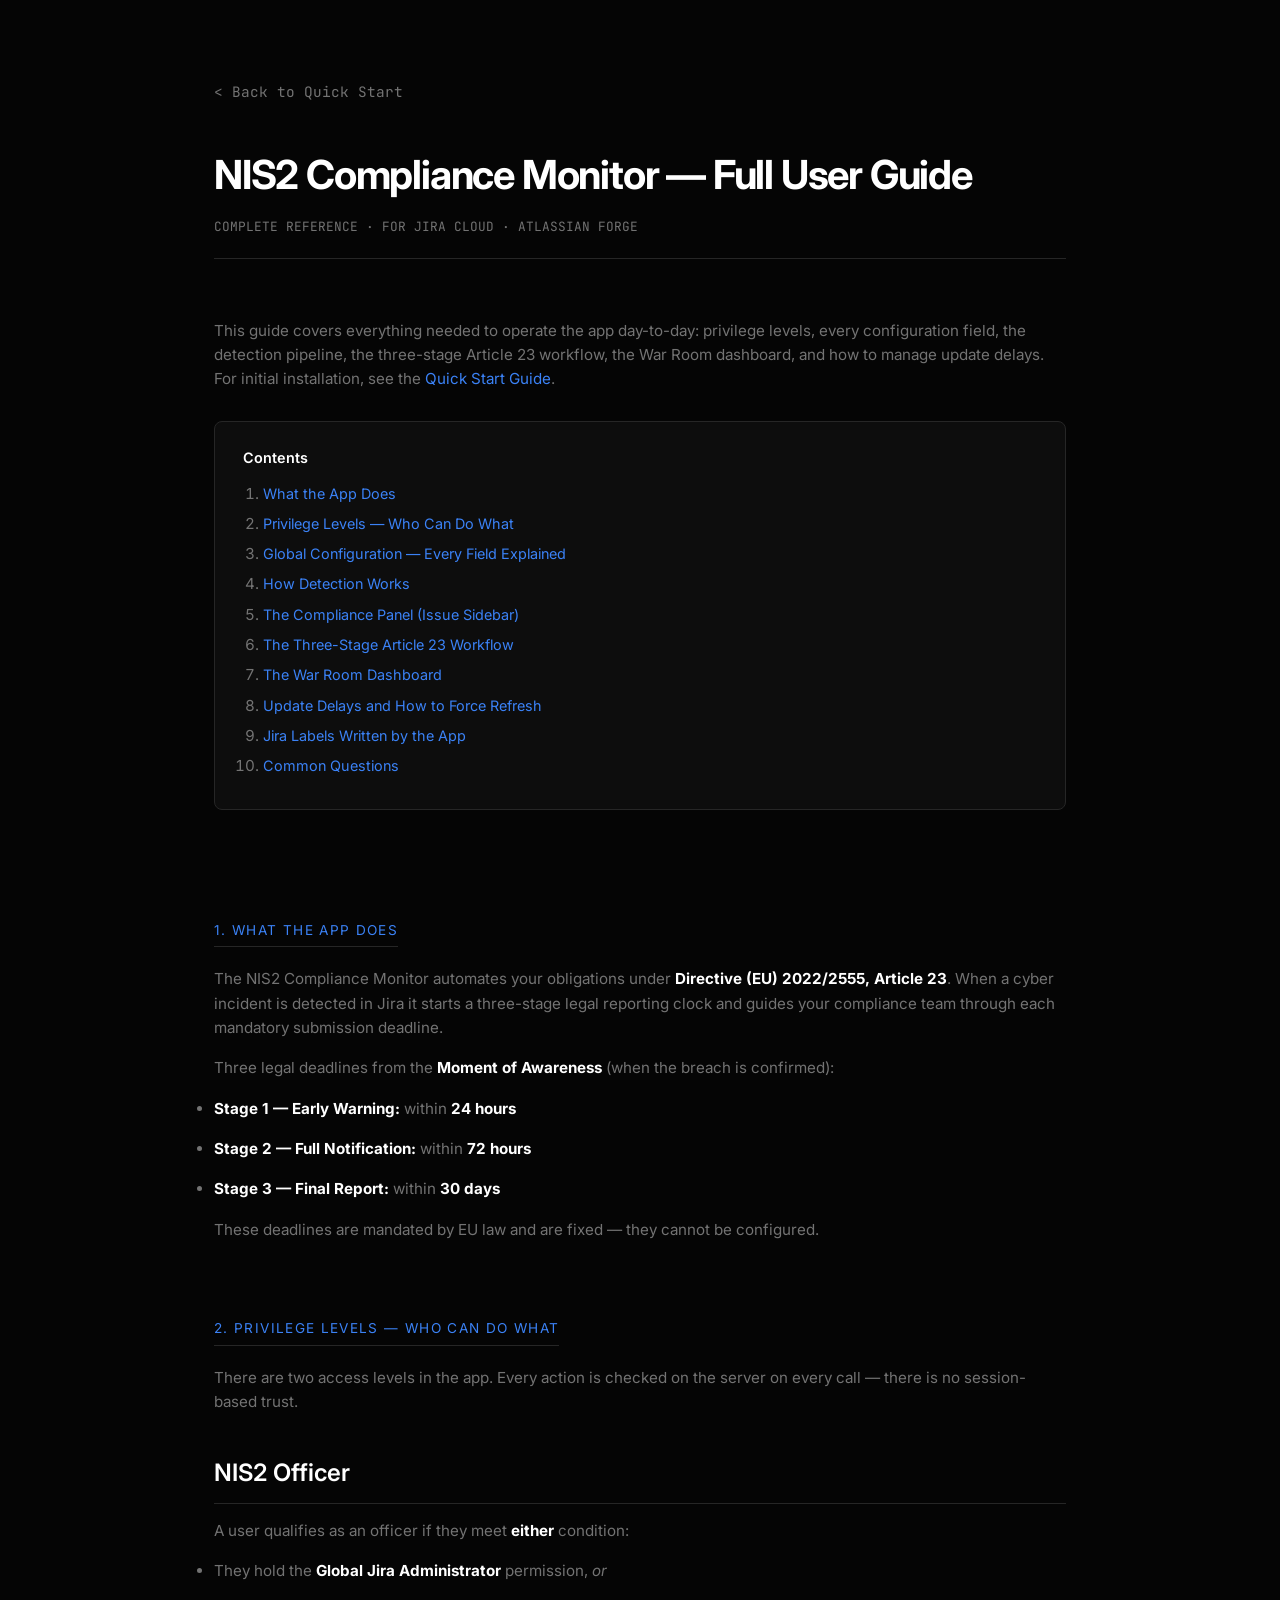
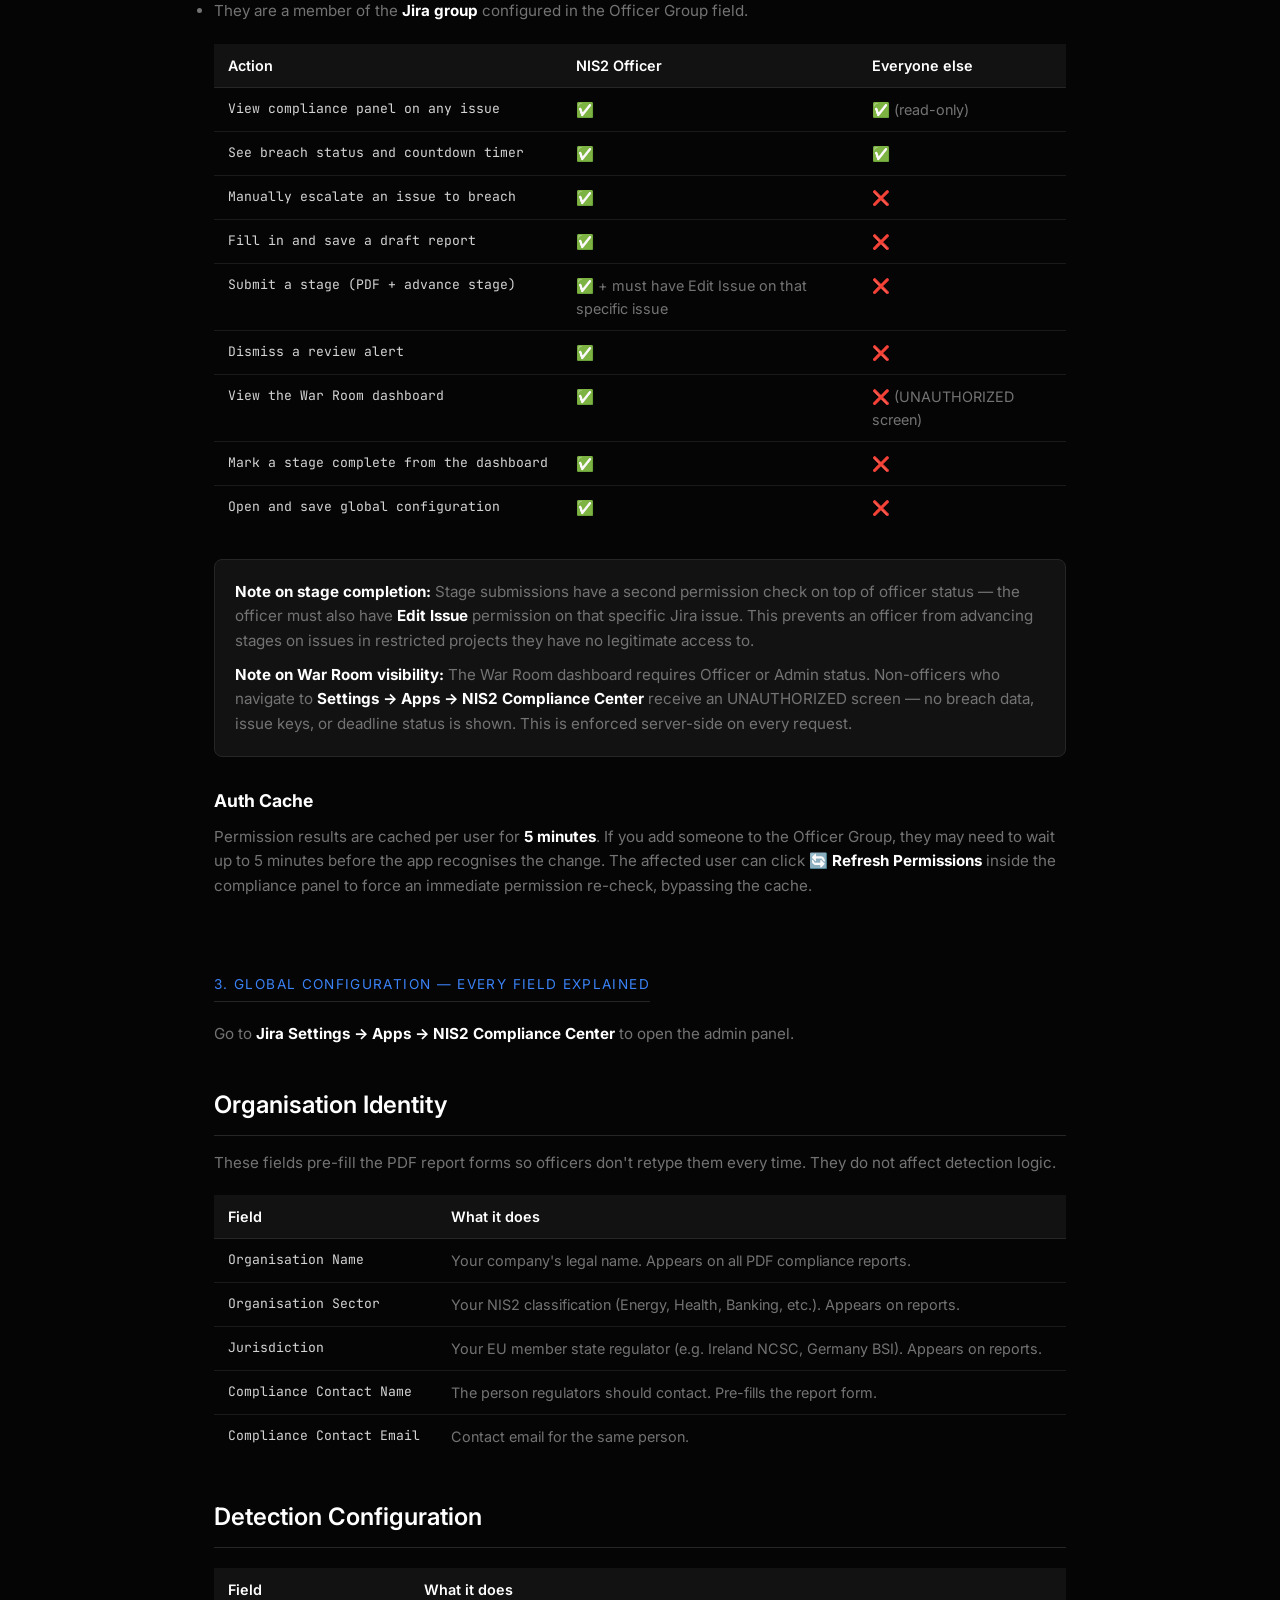
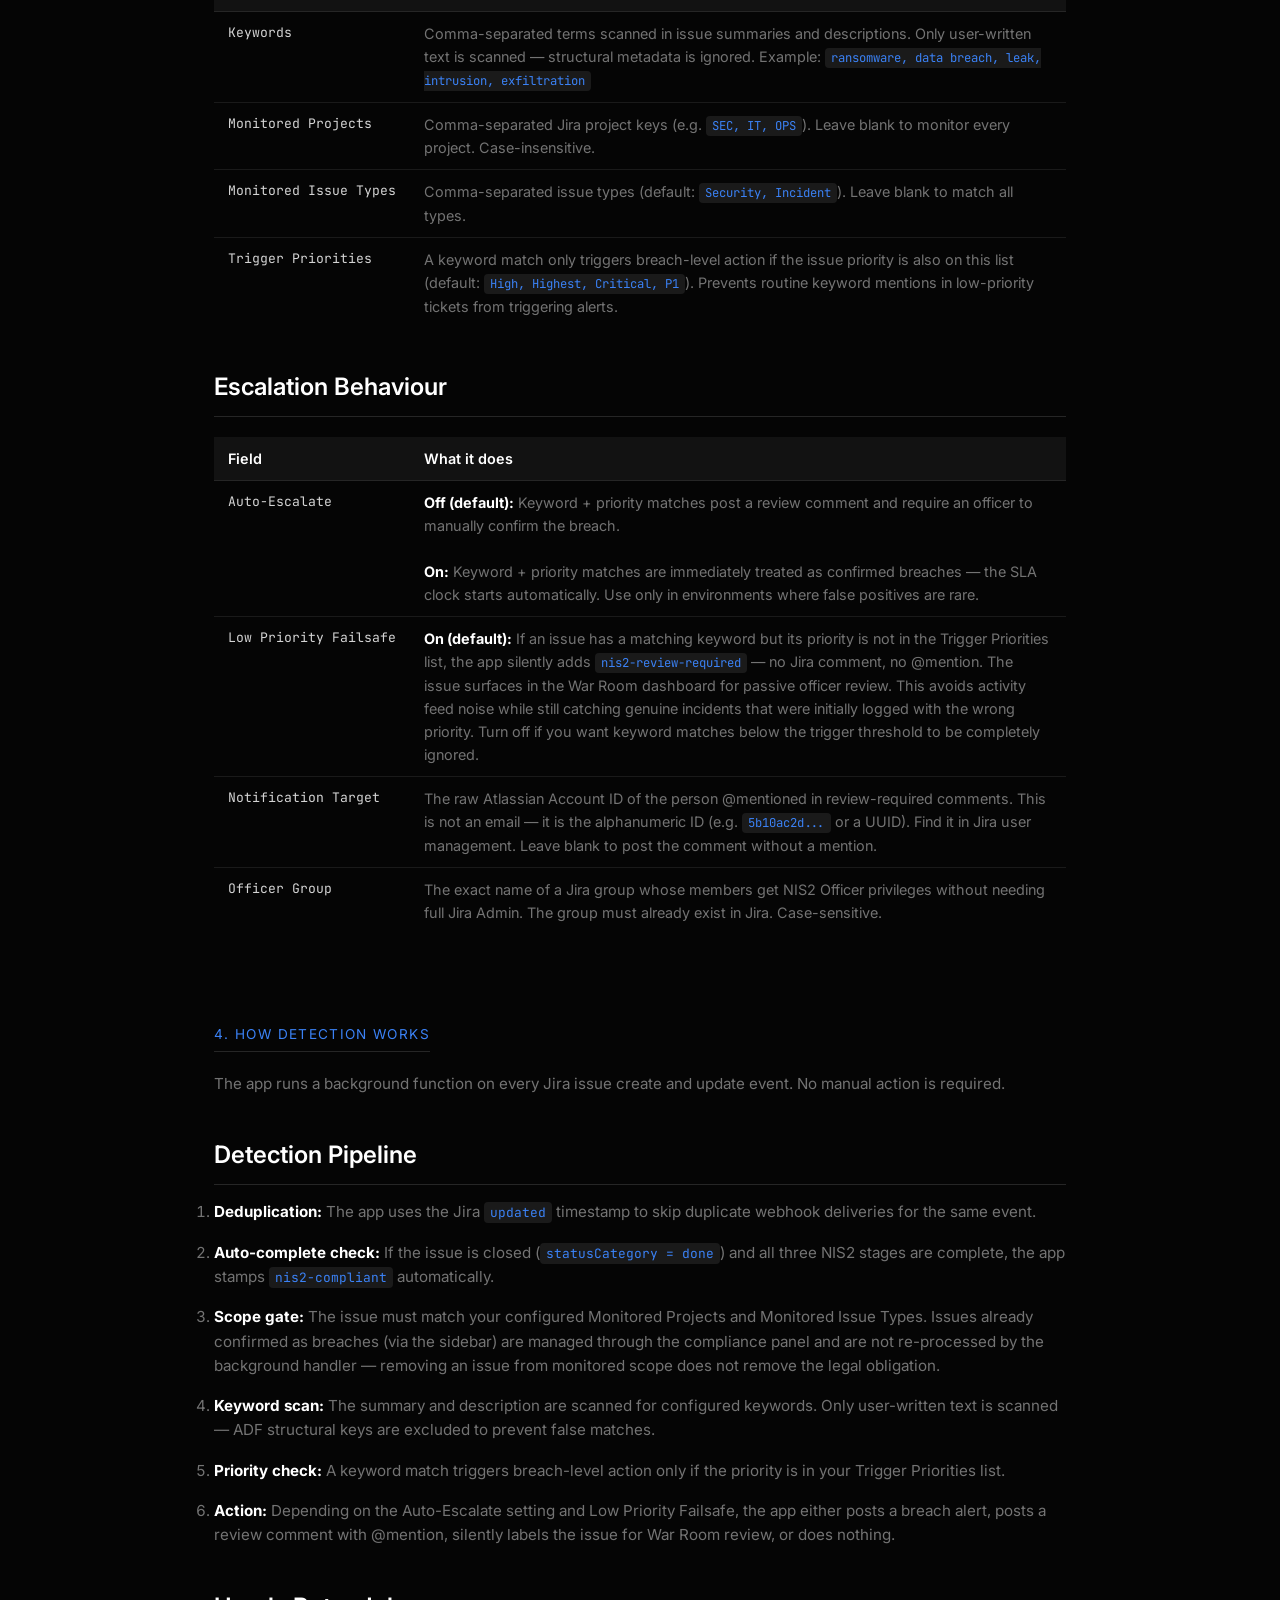
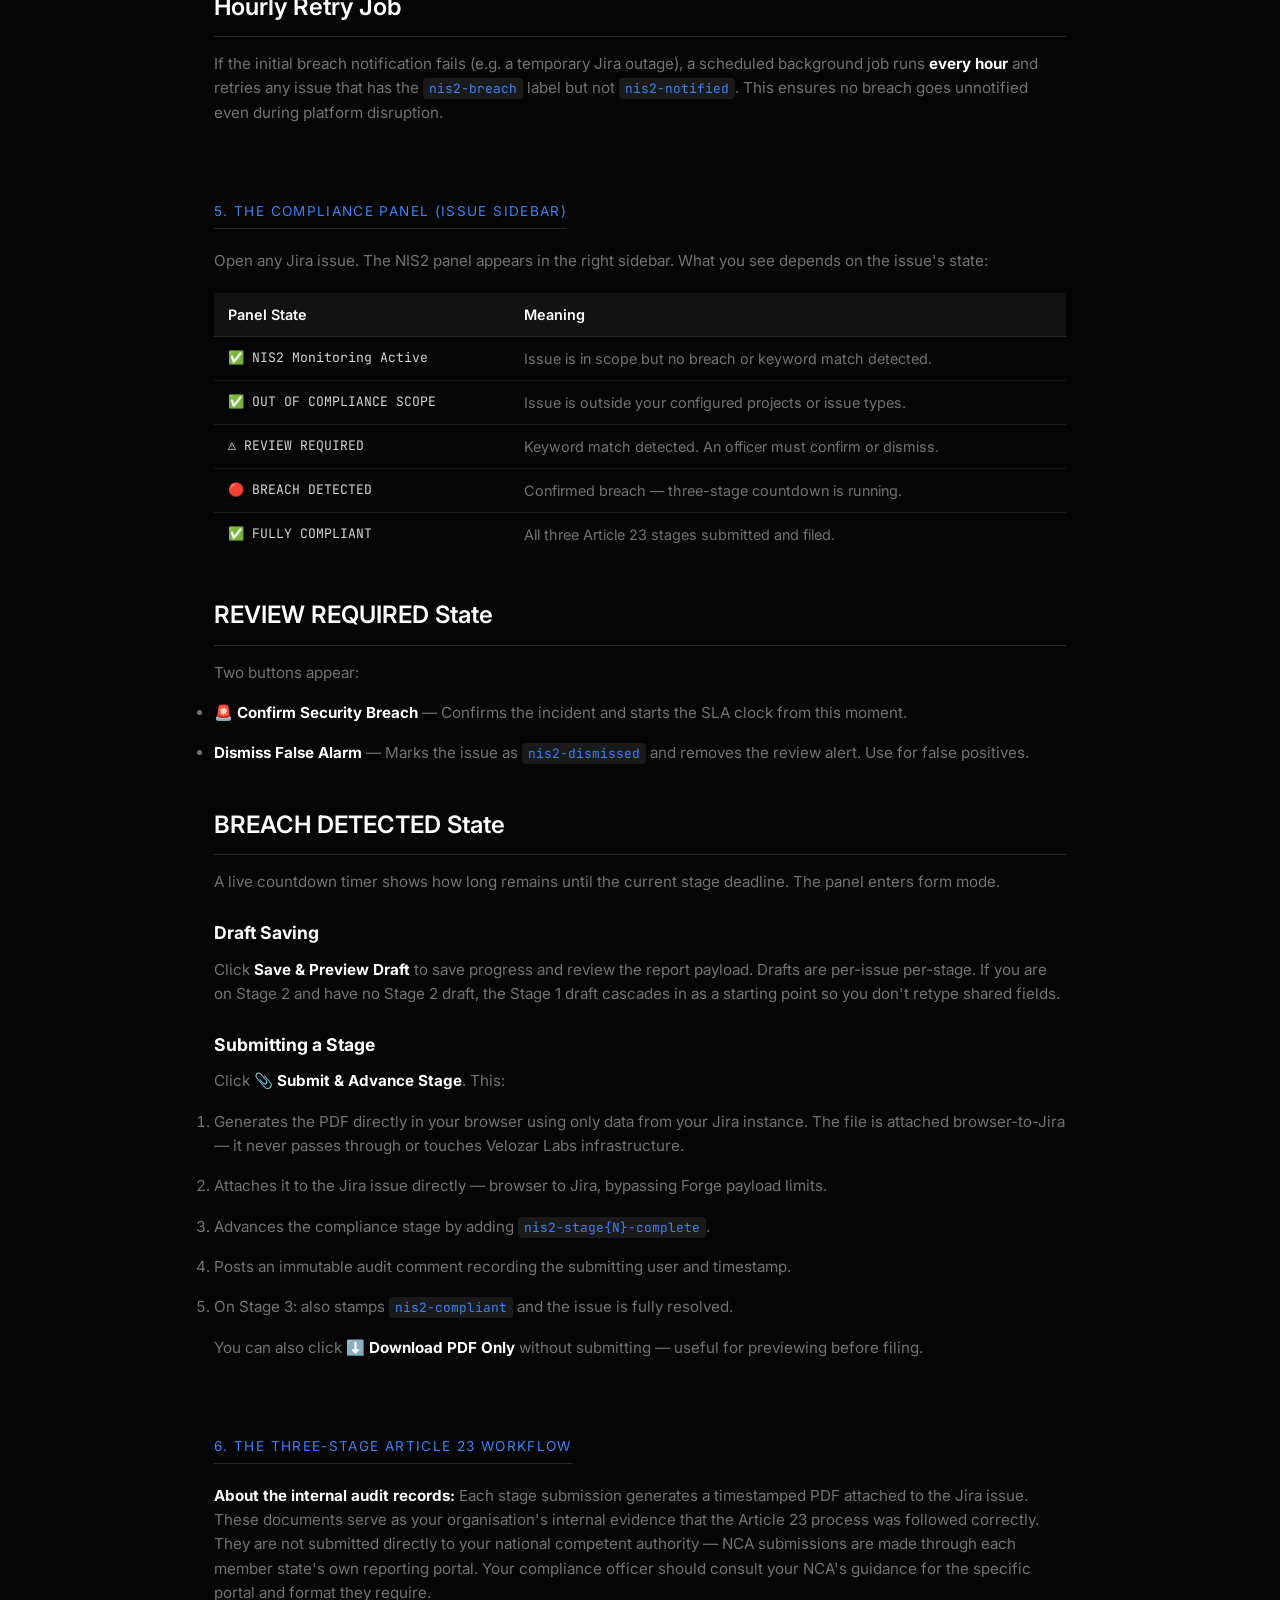
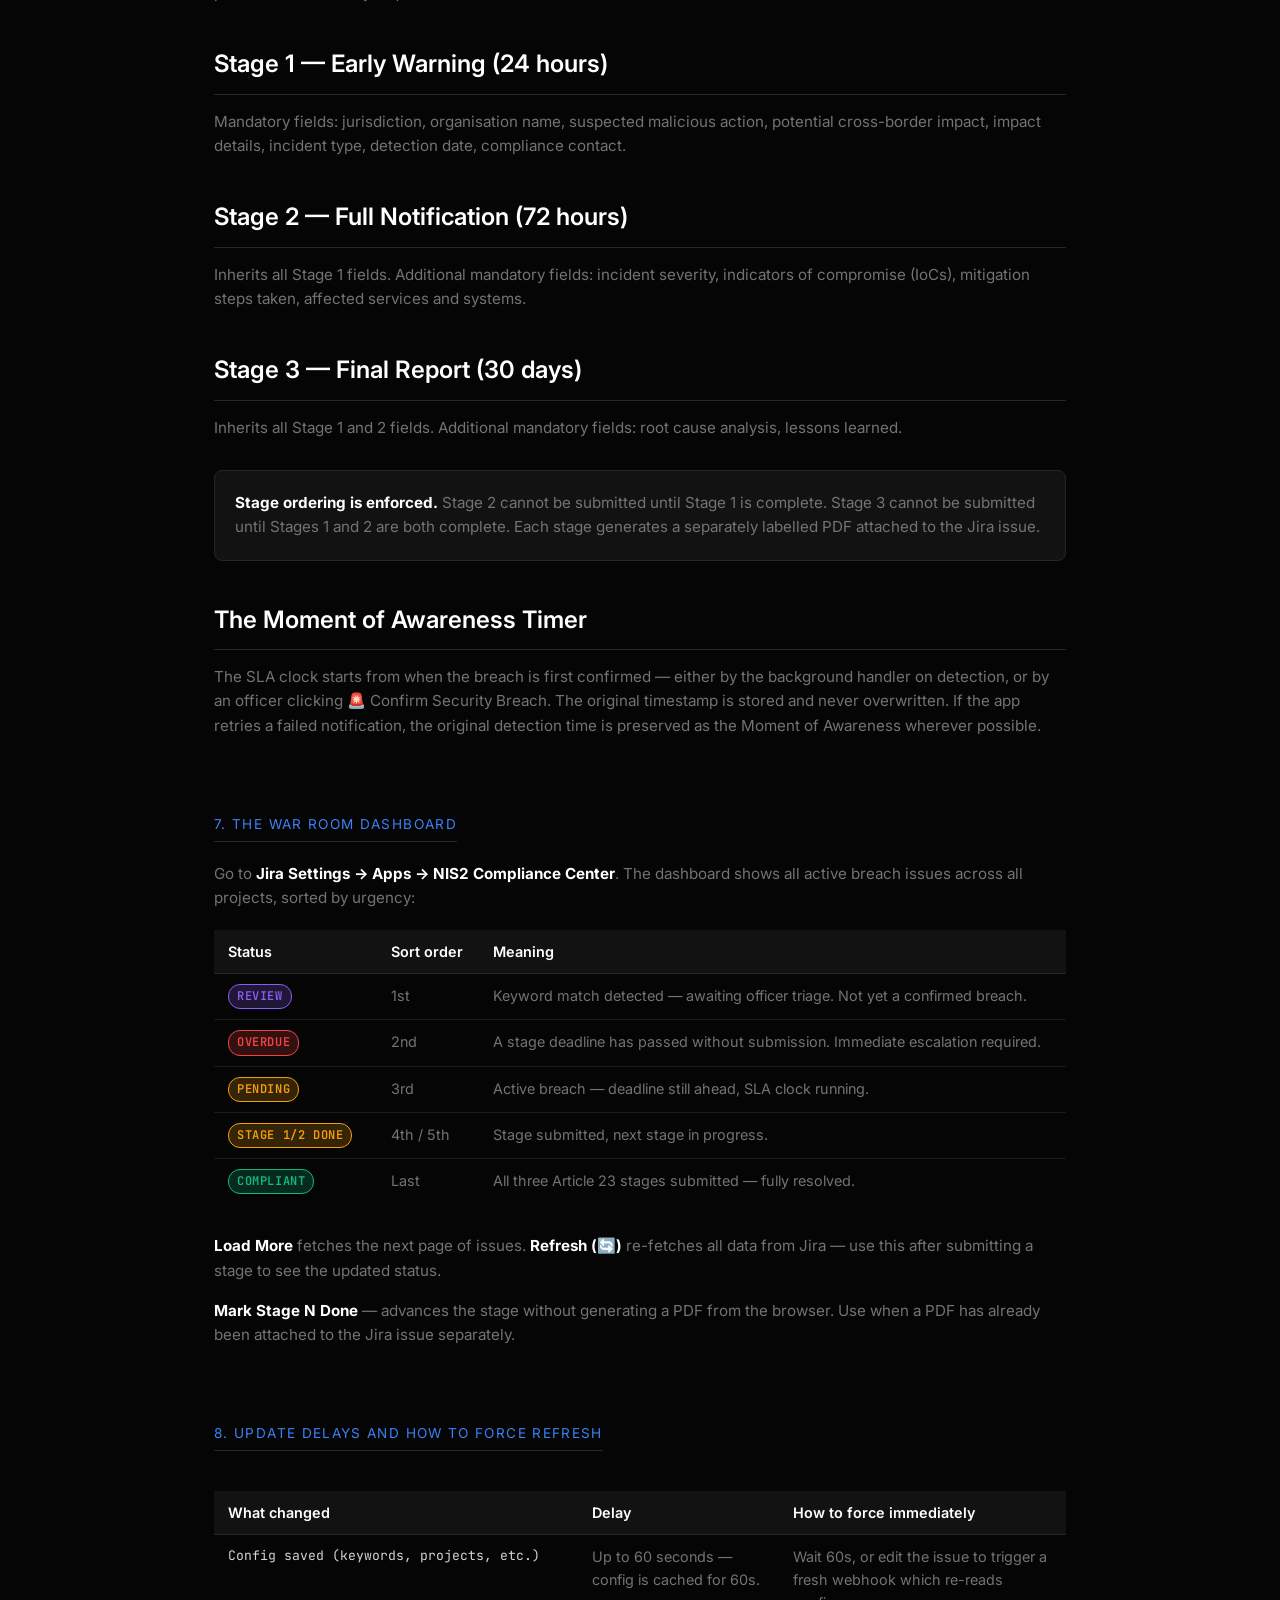
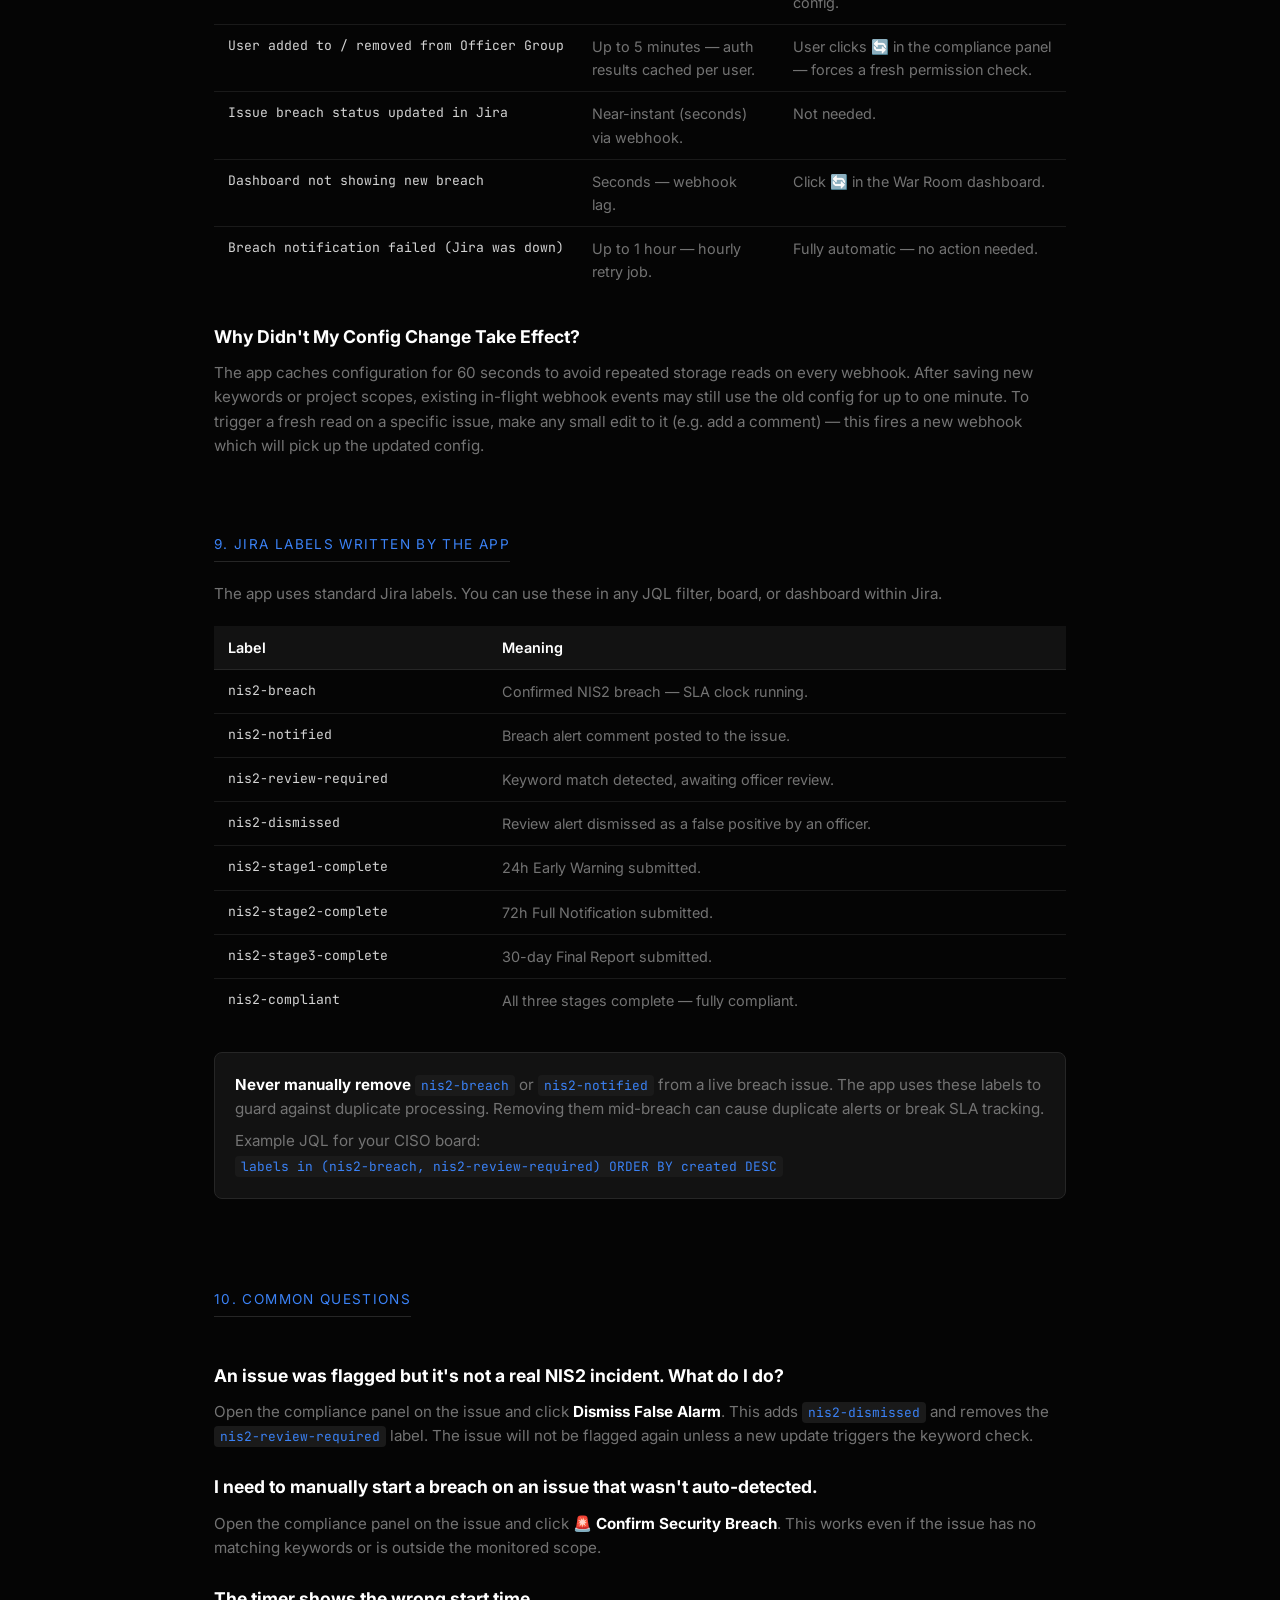
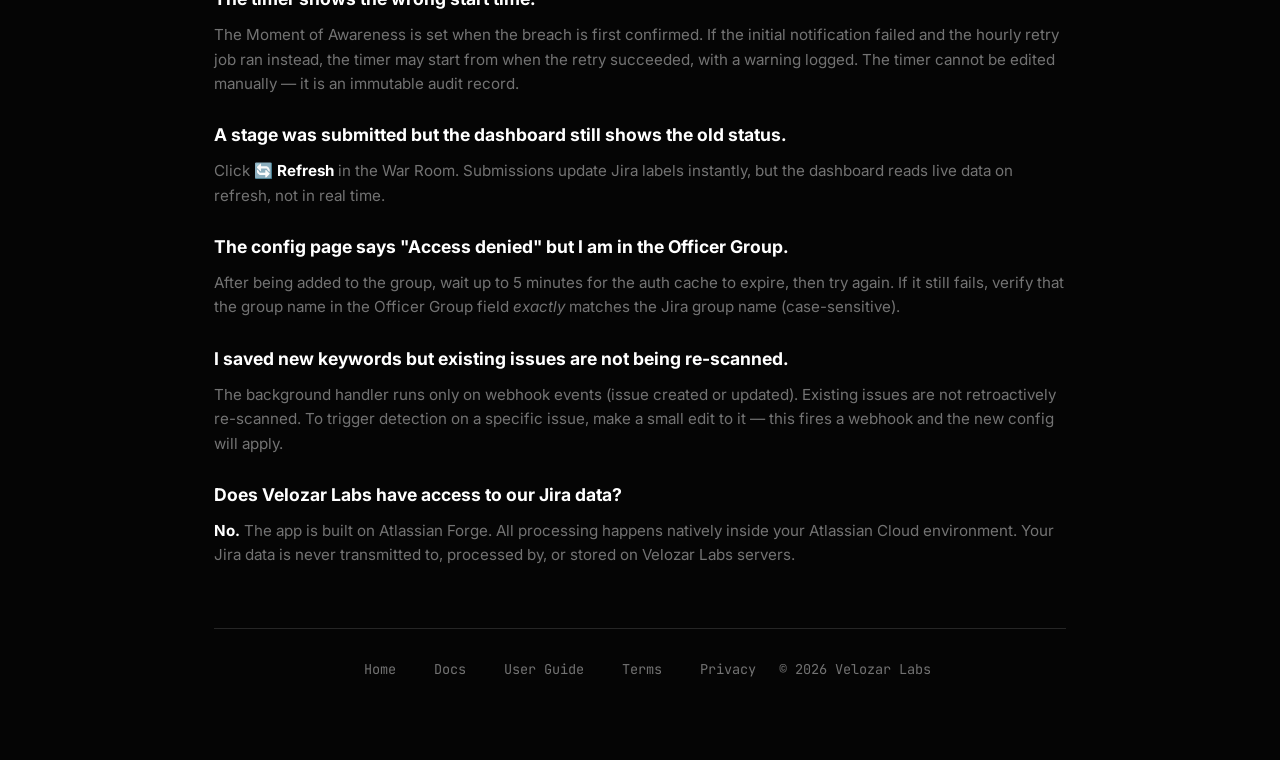
<file: user-guide.html>
<!DOCTYPE html>
<html lang="en">

<head>
    <meta charset="UTF-8">
    <meta name="viewport" content="width=device-width, initial-scale=1.0">
    <title>Full User Guide | NIS2 Compliance Monitor for Jira</title>
    <meta name="description"
        content="Complete reference guide for the NIS2 Compliance Monitor — privilege levels, all configuration fields, detection logic, three-stage workflow, and update behaviour.">
    <!-- Open Graph -->
    <meta property="og:type" content="website">
    <meta property="og:url" content="https://velozarlabs.com/user-guide">
    <meta property="og:title" content="Full User Guide | NIS2 Compliance Monitor for Jira">
    <meta property="og:description"
        content="Complete reference guide for the NIS2 Compliance Monitor — privilege levels, all configuration fields, detection logic, and the full three-stage Article 23 workflow.">
    <!-- Twitter -->
    <meta property="twitter:card" content="summary_large_image">
    <meta property="twitter:url" content="https://velozarlabs.com/user-guide">
    <meta property="twitter:title" content="Full User Guide | NIS2 Compliance Monitor for Jira">
    <meta property="twitter:description"
        content="Complete reference guide for the NIS2 Compliance Monitor — privilege levels, all configuration fields, detection logic, and the full three-stage Article 23 workflow.">
    <link rel="preload"
        href="https://fonts.googleapis.com/css2?family=Inter:wght@300;400;500;600&family=JetBrains+Mono:wght@400&display=swap"
        as="style" onload="this.onload=null;this.rel='stylesheet'">
    <noscript>
        <link rel="stylesheet"
            href="https://fonts.googleapis.com/css2?family=Inter:wght@300;400;500;600&family=JetBrains+Mono:wght@400&display=swap">
    </noscript>
    <link rel="stylesheet" href="/base.css">
    <link rel="stylesheet" href="/legal.css">
    <link rel="icon" type="image/svg+xml" href="/favicon.svg">
    <style>
        table { width: 100%; border-collapse: collapse; margin: 20px 0 30px 0; font-size: 0.9rem; }
        th { text-align: left; padding: 10px 14px; background: rgba(255,255,255,0.05); color: #fff;
             border-bottom: 1px solid #262626; font-weight: 600; }
        td { padding: 10px 14px; border-bottom: 1px solid #1a1a1a; color: #737373; vertical-align: top; }
        td:first-child { color: #d4d4d4; font-family: 'JetBrains Mono', monospace; font-size: 0.82rem; white-space: nowrap; }
        tr:last-child td { border-bottom: none; }
        .toc { background: rgba(255,255,255,0.03); border: 1px solid #262626; border-radius: 8px;
               padding: 24px 28px; margin: 30px 0 50px 0; }
        .toc p { margin: 0 0 12px 0; color: #fff; font-weight: 600; font-size: 0.9rem; }
        .toc ol { margin: 0; padding-left: 20px; }
        .toc li { margin-bottom: 6px; }
        .toc a { color: #3b82f6; font-size: 0.9rem; }
        .toc a:hover { text-decoration: underline; }
    </style>
</head>

<body>

    <nav class="back-nav">
        <a href="/docs">&lt; Back to Quick Start</a>
    </nav>

    <h1>NIS2 Compliance Monitor — Full User Guide</h1>
    <div class="meta">COMPLETE REFERENCE &middot; FOR JIRA CLOUD &middot; ATLASSIAN FORGE</div>

    <p>This guide covers everything needed to operate the app day-to-day: privilege levels, every configuration field,
        the detection pipeline, the three-stage Article 23 workflow, the War Room dashboard, and how to manage update
        delays. For initial installation, see the <a href="/docs">Quick Start Guide</a>.</p>

    <div class="toc">
        <p>Contents</p>
        <ol>
            <li><a href="#overview">What the App Does</a></li>
            <li><a href="#privileges">Privilege Levels — Who Can Do What</a></li>
            <li><a href="#configuration">Global Configuration — Every Field Explained</a></li>
            <li><a href="#detection">How Detection Works</a></li>
            <li><a href="#panel">The Compliance Panel (Issue Sidebar)</a></li>
            <li><a href="#stages">The Three-Stage Article 23 Workflow</a></li>
            <li><a href="#dashboard">The War Room Dashboard</a></li>
            <li><a href="#delays">Update Delays and How to Force Refresh</a></li>
            <li><a href="#labels">Jira Labels Written by the App</a></li>
            <li><a href="#faq">Common Questions</a></li>
        </ol>
    </div>

    <!-- ─── 1. OVERVIEW ─────────────────────────────────────────────────────── -->
    <div class="part-header" id="overview">1. What the App Does</div>

    <p>The NIS2 Compliance Monitor automates your obligations under <strong>Directive (EU) 2022/2555, Article 23</strong>.
        When a cyber incident is detected in Jira it starts a three-stage legal reporting clock and guides your
        compliance team through each mandatory submission deadline.</p>

    <p>Three legal deadlines from the <strong>Moment of Awareness</strong> (when the breach is confirmed):</p>
    <ul>
        <li><strong>Stage 1 — Early Warning:</strong> within <strong>24 hours</strong></li>
        <li><strong>Stage 2 — Full Notification:</strong> within <strong>72 hours</strong></li>
        <li><strong>Stage 3 — Final Report:</strong> within <strong>30 days</strong></li>
    </ul>

    <p>These deadlines are mandated by EU law and are fixed — they cannot be configured.</p>

    <!-- ─── 2. PRIVILEGES ────────────────────────────────────────────────────── -->
    <div class="part-header" id="privileges">2. Privilege Levels — Who Can Do What</div>

    <p>There are two access levels in the app. Every action is checked on the server on every call — there is no
        session-based trust.</p>

    <h2>NIS2 Officer</h2>
    <p>A user qualifies as an officer if they meet <strong>either</strong> condition:</p>
    <ul>
        <li>They hold the <strong>Global Jira Administrator</strong> permission, <em>or</em></li>
        <li>They are a member of the <strong>Jira group</strong> configured in the Officer Group field.</li>
    </ul>

    <table>
        <thead>
            <tr>
                <th>Action</th>
                <th>NIS2 Officer</th>
                <th>Everyone else</th>
            </tr>
        </thead>
        <tbody>
            <tr>
                <td>View compliance panel on any issue</td>
                <td>✅</td>
                <td>✅ (read-only)</td>
            </tr>
            <tr>
                <td>See breach status and countdown timer</td>
                <td>✅</td>
                <td>✅</td>
            </tr>
            <tr>
                <td>Manually escalate an issue to breach</td>
                <td>✅</td>
                <td>❌</td>
            </tr>
            <tr>
                <td>Fill in and save a draft report</td>
                <td>✅</td>
                <td>❌</td>
            </tr>
            <tr>
                <td>Submit a stage (PDF + advance stage)</td>
                <td>✅ + must have Edit Issue on that specific issue</td>
                <td>❌</td>
            </tr>
            <tr>
                <td>Dismiss a review alert</td>
                <td>✅</td>
                <td>❌</td>
            </tr>
            <tr>
                <td>View the War Room dashboard</td>
                <td>✅</td>
                <td>❌ (UNAUTHORIZED screen)</td>
            </tr>
            <tr>
                <td>Mark a stage complete from the dashboard</td>
                <td>✅</td>
                <td>❌</td>
            </tr>
            <tr>
                <td>Open and save global configuration</td>
                <td>✅</td>
                <td>❌</td>
            </tr>
        </tbody>
    </table>

    <div class="highlight-box">
        <p style="margin: 0 0 10px 0;"><strong>Note on stage completion:</strong> Stage submissions have a second permission
            check on top of officer status — the officer must also have <strong>Edit Issue</strong> permission on that
            specific Jira issue. This prevents an officer from advancing stages on issues in restricted projects they
            have no legitimate access to.</p>
        <p style="margin: 0;"><strong>Note on War Room visibility:</strong> The War Room dashboard requires Officer
            or Admin status. Non-officers who navigate to
            <strong>Settings &rarr; Apps &rarr; NIS2 Compliance Center</strong> receive an UNAUTHORIZED screen —
            no breach data, issue keys, or deadline status is shown. This is enforced server-side on every request.</p>
    </div>

    <h3>Auth Cache</h3>
    <p>Permission results are cached per user for <strong>5 minutes</strong>. If you add someone to the Officer Group,
        they may need to wait up to 5 minutes before the app recognises the change. The affected user can click
        <strong>🔄 Refresh Permissions</strong> inside the compliance panel to force an immediate permission re-check,
        bypassing the cache.</p>

    <!-- ─── 3. CONFIGURATION ─────────────────────────────────────────────────── -->
    <div class="part-header" id="configuration">3. Global Configuration — Every Field Explained</div>

    <p>Go to <strong>Jira Settings → Apps → NIS2 Compliance Center</strong> to open the admin panel.</p>

    <h2>Organisation Identity</h2>
    <p>These fields pre-fill the PDF report forms so officers don't retype them every time. They do not affect detection
        logic.</p>

    <table>
        <thead>
            <tr><th>Field</th><th>What it does</th></tr>
        </thead>
        <tbody>
            <tr>
                <td>Organisation Name</td>
                <td>Your company's legal name. Appears on all PDF compliance reports.</td>
            </tr>
            <tr>
                <td>Organisation Sector</td>
                <td>Your NIS2 classification (Energy, Health, Banking, etc.). Appears on reports.</td>
            </tr>
            <tr>
                <td>Jurisdiction</td>
                <td>Your EU member state regulator (e.g. Ireland NCSC, Germany BSI). Appears on reports.</td>
            </tr>
            <tr>
                <td>Compliance Contact Name</td>
                <td>The person regulators should contact. Pre-fills the report form.</td>
            </tr>
            <tr>
                <td>Compliance Contact Email</td>
                <td>Contact email for the same person.</td>
            </tr>
        </tbody>
    </table>

    <h2>Detection Configuration</h2>

    <table>
        <thead>
            <tr><th>Field</th><th>What it does</th></tr>
        </thead>
        <tbody>
            <tr>
                <td>Keywords</td>
                <td>Comma-separated terms scanned in issue summaries and descriptions. Only user-written text is
                    scanned — structural metadata is ignored. Example:
                    <code>ransomware, data breach, leak, intrusion, exfiltration</code></td>
            </tr>
            <tr>
                <td>Monitored Projects</td>
                <td>Comma-separated Jira project keys (e.g. <code>SEC, IT, OPS</code>). Leave blank to monitor every
                    project. Case-insensitive.</td>
            </tr>
            <tr>
                <td>Monitored Issue Types</td>
                <td>Comma-separated issue types (default: <code>Security, Incident</code>). Leave blank to match all
                    types.</td>
            </tr>
            <tr>
                <td>Trigger Priorities</td>
                <td>A keyword match only triggers breach-level action if the issue priority is also on this list
                    (default: <code>High, Highest, Critical, P1</code>). Prevents routine keyword mentions in
                    low-priority tickets from triggering alerts.</td>
            </tr>
        </tbody>
    </table>

    <h2>Escalation Behaviour</h2>

    <table>
        <thead>
            <tr><th>Field</th><th>What it does</th></tr>
        </thead>
        <tbody>
            <tr>
                <td>Auto-Escalate</td>
                <td>
                    <strong>Off (default):</strong> Keyword + priority matches post a review comment and require an
                    officer to manually confirm the breach.<br><br>
                    <strong>On:</strong> Keyword + priority matches are immediately treated as confirmed breaches — the
                    SLA clock starts automatically. Use only in environments where false positives are rare.
                </td>
            </tr>
            <tr>
                <td>Low Priority Failsafe</td>
                <td><strong>On (default):</strong> If an issue has a matching keyword but its priority is not in the
                    Trigger Priorities list, the app silently adds <code>nis2-review-required</code> — no Jira comment,
                    no @mention. The issue surfaces in the War Room dashboard for passive officer review. This avoids
                    activity feed noise while still catching genuine incidents that were initially logged with the wrong
                    priority. Turn off if you want keyword matches below the trigger threshold to be completely
                    ignored.</td>
            </tr>
            <tr>
                <td>Notification Target</td>
                <td>The raw Atlassian Account ID of the person @mentioned in review-required comments. This is not an
                    email — it is the alphanumeric ID (e.g. <code>5b10ac2d...</code> or a UUID). Find it in Jira user
                    management. Leave blank to post the comment without a mention.</td>
            </tr>
            <tr>
                <td>Officer Group</td>
                <td>The exact name of a Jira group whose members get NIS2 Officer privileges without needing full Jira
                    Admin. The group must already exist in Jira. Case-sensitive.</td>
            </tr>
        </tbody>
    </table>

    <!-- ─── 4. DETECTION ─────────────────────────────────────────────────────── -->
    <div class="part-header" id="detection">4. How Detection Works</div>

    <p>The app runs a background function on every Jira issue create and update event. No manual action is required.</p>

    <h2>Detection Pipeline</h2>
    <ol>
        <li><strong>Deduplication:</strong> The app uses the Jira <code>updated</code> timestamp to skip duplicate
            webhook deliveries for the same event.</li>
        <li><strong>Auto-complete check:</strong> If the issue is closed (<code>statusCategory = done</code>) and all
            three NIS2 stages are complete, the app stamps <code>nis2-compliant</code> automatically.</li>
        <li><strong>Scope gate:</strong> The issue must match your configured Monitored Projects and Monitored Issue
            Types. Issues already confirmed as breaches (via the sidebar) are managed through the compliance panel and
            are not re-processed by the background handler — removing an issue from monitored scope does not remove
            the legal obligation.</li>
        <li><strong>Keyword scan:</strong> The summary and description are scanned for configured keywords. Only
            user-written text is scanned — ADF structural keys are excluded to prevent false matches.</li>
        <li><strong>Priority check:</strong> A keyword match triggers breach-level action only if the priority is in
            your Trigger Priorities list.</li>
        <li><strong>Action:</strong> Depending on the Auto-Escalate setting and Low Priority Failsafe, the app either
            posts a breach alert, posts a review comment with @mention, silently labels the issue for War Room review, or does nothing.</li>
    </ol>

    <h2>Hourly Retry Job</h2>
    <p>If the initial breach notification fails (e.g. a temporary Jira outage), a scheduled background job runs
        <strong>every hour</strong> and retries any issue that has the <code>nis2-breach</code> label but not
        <code>nis2-notified</code>. This ensures no breach goes unnotified even during platform disruption.</p>

    <!-- ─── 5. COMPLIANCE PANEL ──────────────────────────────────────────────── -->
    <div class="part-header" id="panel">5. The Compliance Panel (Issue Sidebar)</div>

    <p>Open any Jira issue. The NIS2 panel appears in the right sidebar. What you see depends on the issue's state:</p>

    <table>
        <thead>
            <tr><th>Panel State</th><th>Meaning</th></tr>
        </thead>
        <tbody>
            <tr>
                <td>✅ NIS2 Monitoring Active</td>
                <td>Issue is in scope but no breach or keyword match detected.</td>
            </tr>
            <tr>
                <td>✅ OUT OF COMPLIANCE SCOPE</td>
                <td>Issue is outside your configured projects or issue types.</td>
            </tr>
            <tr>
                <td>⚠️ REVIEW REQUIRED</td>
                <td>Keyword match detected. An officer must confirm or dismiss.</td>
            </tr>
            <tr>
                <td>🔴 BREACH DETECTED</td>
                <td>Confirmed breach — three-stage countdown is running.</td>
            </tr>
            <tr>
                <td>✅ FULLY COMPLIANT</td>
                <td>All three Article 23 stages submitted and filed.</td>
            </tr>
        </tbody>
    </table>

    <h2>REVIEW REQUIRED State</h2>
    <p>Two buttons appear:</p>
    <ul>
        <li><strong>🚨 Confirm Security Breach</strong> — Confirms the incident and starts the SLA clock from this moment.</li>
        <li><strong>Dismiss False Alarm</strong> — Marks the issue as <code>nis2-dismissed</code> and removes the review alert.
            Use for false positives.</li>
    </ul>

    <h2>BREACH DETECTED State</h2>
    <p>A live countdown timer shows how long remains until the current stage deadline. The panel enters form mode.</p>

    <h3>Draft Saving</h3>
    <p>Click <strong>Save &amp; Preview Draft</strong> to save progress and review the report payload. Drafts are per-issue per-stage. If you are on Stage 2 and
        have no Stage 2 draft, the Stage 1 draft cascades in as a starting point so you don't retype shared fields.</p>

    <h3>Submitting a Stage</h3>
    <p>Click <strong>📎 Submit &amp; Advance Stage</strong>. This:</p>
    <ol>
        <li>Generates the PDF directly in your browser using only data from your Jira instance. The file is attached browser-to-Jira — it never passes through or touches Velozar Labs infrastructure.</li>
        <li>Attaches it to the Jira issue directly — browser to Jira, bypassing Forge payload limits.</li>
        <li>Advances the compliance stage by adding <code>nis2-stage{N}-complete</code>.</li>
        <li>Posts an immutable audit comment recording the submitting user and timestamp.</li>
        <li>On Stage 3: also stamps <code>nis2-compliant</code> and the issue is fully resolved.</li>
    </ol>
    <p>You can also click <strong>⬇️ Download PDF Only</strong> without submitting — useful for previewing before filing.</p>

    <!-- ─── 6. THREE STAGES ──────────────────────────────────────────────────── -->
    <div class="part-header" id="stages">6. The Three-Stage Article 23 Workflow</div>

    <p><strong>About the internal audit records:</strong> Each stage submission generates a timestamped PDF attached to
        the Jira issue. These documents serve as your organisation's internal evidence that the Article 23 process was
        followed correctly. They are not submitted directly to your national competent authority — NCA submissions are
        made through each member state's own reporting portal. Your compliance officer should consult your NCA's
        guidance for the specific portal and format they require.</p>

    <h2>Stage 1 — Early Warning (24 hours)</h2>
    <p>Mandatory fields: jurisdiction, organisation name, suspected malicious action, potential cross-border impact,
        impact details, incident type, detection date, compliance contact.</p>

    <h2>Stage 2 — Full Notification (72 hours)</h2>
    <p>Inherits all Stage 1 fields. Additional mandatory fields: incident severity, indicators of compromise (IoCs),
        mitigation steps taken, affected services and systems.</p>

    <h2>Stage 3 — Final Report (30 days)</h2>
    <p>Inherits all Stage 1 and 2 fields. Additional mandatory fields: root cause analysis, lessons learned.</p>

    <div class="highlight-box">
        <p style="margin: 0;"><strong>Stage ordering is enforced.</strong> Stage 2 cannot be submitted until Stage 1 is
            complete. Stage 3 cannot be submitted until Stages 1 and 2 are both complete. Each stage generates a
            separately labelled PDF attached to the Jira issue.</p>
    </div>

    <h2>The Moment of Awareness Timer</h2>
    <p>The SLA clock starts from when the breach is first confirmed — either by the background handler on detection, or
        by an officer clicking 🚨 Confirm Security Breach. The original timestamp is stored and never overwritten. If the app
        retries a failed notification, the original detection time is preserved as the Moment of Awareness wherever
        possible.</p>

    <!-- ─── 7. DASHBOARD ─────────────────────────────────────────────────────── -->
    <div class="part-header" id="dashboard">7. The War Room Dashboard</div>

    <p>Go to <strong>Jira Settings → Apps → NIS2 Compliance Center</strong>. The dashboard shows all active breach
        issues across all projects, sorted by urgency:</p>

    <table>
        <thead>
            <tr><th>Status</th><th>Sort order</th><th>Meaning</th></tr>
        </thead>
        <tbody>
            <tr>
                <td><span class="badge review">REVIEW</span></td>
                <td>1st</td>
                <td>Keyword match detected — awaiting officer triage. Not yet a confirmed breach.</td>
            </tr>
            <tr>
                <td><span class="badge danger">OVERDUE</span></td>
                <td>2nd</td>
                <td>A stage deadline has passed without submission. Immediate escalation required.</td>
            </tr>
            <tr>
                <td><span class="badge warning">PENDING</span></td>
                <td>3rd</td>
                <td>Active breach — deadline still ahead, SLA clock running.</td>
            </tr>
            <tr>
                <td><span class="badge warning">STAGE 1/2 DONE</span></td>
                <td>4th / 5th</td>
                <td>Stage submitted, next stage in progress.</td>
            </tr>
            <tr>
                <td><span class="badge success">COMPLIANT</span></td>
                <td>Last</td>
                <td>All three Article 23 stages submitted — fully resolved.</td>
            </tr>
        </tbody>
    </table>

    <p><strong>Load More</strong> fetches the next page of issues. <strong>Refresh (🔄)</strong> re-fetches all data
        from Jira — use this after submitting a stage to see the updated status.</p>

    <p><strong>Mark Stage N Done</strong> — advances the stage without generating a PDF from the browser. Use when a PDF has already
        been attached to the Jira issue separately.</p>

    <!-- ─── 8. DELAYS ────────────────────────────────────────────────────────── -->
    <div class="part-header" id="delays">8. Update Delays and How to Force Refresh</div>

    <table>
        <thead>
            <tr><th>What changed</th><th>Delay</th><th>How to force immediately</th></tr>
        </thead>
        <tbody>
            <tr>
                <td>Config saved (keywords, projects, etc.)</td>
                <td>Up to 60 seconds — config is cached for 60s.</td>
                <td>Wait 60s, or edit the issue to trigger a fresh webhook which re-reads config.</td>
            </tr>
            <tr>
                <td>User added to / removed from Officer Group</td>
                <td>Up to 5 minutes — auth results cached per user.</td>
                <td>User clicks 🔄 in the compliance panel — forces a fresh permission check.</td>
            </tr>
            <tr>
                <td>Issue breach status updated in Jira</td>
                <td>Near-instant (seconds) via webhook.</td>
                <td>Not needed.</td>
            </tr>
            <tr>
                <td>Dashboard not showing new breach</td>
                <td>Seconds — webhook lag.</td>
                <td>Click 🔄 in the War Room dashboard.</td>
            </tr>
            <tr>
                <td>Breach notification failed (Jira was down)</td>
                <td>Up to 1 hour — hourly retry job.</td>
                <td>Fully automatic — no action needed.</td>
            </tr>
        </tbody>
    </table>

    <h3>Why Didn't My Config Change Take Effect?</h3>
    <p>The app caches configuration for 60 seconds to avoid repeated storage reads on every webhook. After saving new
        keywords or project scopes, existing in-flight webhook events may still use the old config for up to one minute.
        To trigger a fresh read on a specific issue, make any small edit to it (e.g. add a comment) — this fires a new
        webhook which will pick up the updated config.</p>

    <!-- ─── 9. LABELS ─────────────────────────────────────────────────────────── -->
    <div class="part-header" id="labels">9. Jira Labels Written by the App</div>

    <p>The app uses standard Jira labels. You can use these in any JQL filter, board, or dashboard within Jira.</p>

    <table>
        <thead>
            <tr><th>Label</th><th>Meaning</th></tr>
        </thead>
        <tbody>
            <tr>
                <td>nis2-breach</td>
                <td>Confirmed NIS2 breach — SLA clock running.</td>
            </tr>
            <tr>
                <td>nis2-notified</td>
                <td>Breach alert comment posted to the issue.</td>
            </tr>
            <tr>
                <td>nis2-review-required</td>
                <td>Keyword match detected, awaiting officer review.</td>
            </tr>
            <tr>
                <td>nis2-dismissed</td>
                <td>Review alert dismissed as a false positive by an officer.</td>
            </tr>
            <tr>
                <td>nis2-stage1-complete</td>
                <td>24h Early Warning submitted.</td>
            </tr>
            <tr>
                <td>nis2-stage2-complete</td>
                <td>72h Full Notification submitted.</td>
            </tr>
            <tr>
                <td>nis2-stage3-complete</td>
                <td>30-day Final Report submitted.</td>
            </tr>
            <tr>
                <td>nis2-compliant</td>
                <td>All three stages complete — fully compliant.</td>
            </tr>
        </tbody>
    </table>

    <div class="highlight-box">
        <p style="margin-bottom: 8px;"><strong>Never manually remove</strong> <code>nis2-breach</code> or
            <code>nis2-notified</code> from a live breach issue. The app uses these labels to guard against duplicate
            processing. Removing them mid-breach can cause duplicate alerts or break SLA tracking.</p>
        <p style="margin: 0;">Example JQL for your CISO board:<br>
            <code>labels in (nis2-breach, nis2-review-required) ORDER BY created DESC</code>
        </p>
    </div>

    <!-- ─── 10. FAQ ────────────────────────────────────────────────────────────── -->
    <div class="part-header" id="faq">10. Common Questions</div>

    <h3>An issue was flagged but it's not a real NIS2 incident. What do I do?</h3>
    <p>Open the compliance panel on the issue and click <strong>Dismiss False Alarm</strong>. This adds
        <code>nis2-dismissed</code> and removes the <code>nis2-review-required</code> label. The issue will not be
        flagged again unless a new update triggers the keyword check.</p>

    <h3>I need to manually start a breach on an issue that wasn't auto-detected.</h3>
    <p>Open the compliance panel on the issue and click <strong>🚨 Confirm Security Breach</strong>. This works even if the
        issue has no matching keywords or is outside the monitored scope.</p>

    <h3>The timer shows the wrong start time.</h3>
    <p>The Moment of Awareness is set when the breach is first confirmed. If the initial notification failed and the
        hourly retry job ran instead, the timer may start from when the retry succeeded, with a warning logged. The
        timer cannot be edited manually — it is an immutable audit record.</p>

    <h3>A stage was submitted but the dashboard still shows the old status.</h3>
    <p>Click <strong>🔄 Refresh</strong> in the War Room. Submissions update Jira labels instantly, but the dashboard
        reads live data on refresh, not in real time.</p>

    <h3>The config page says "Access denied" but I am in the Officer Group.</h3>
    <p>After being added to the group, wait up to 5 minutes for the auth cache to expire, then try again. If it still
        fails, verify that the group name in the Officer Group field <em>exactly</em> matches the Jira group name
        (case-sensitive).</p>

    <h3>I saved new keywords but existing issues are not being re-scanned.</h3>
    <p>The background handler runs only on webhook events (issue created or updated). Existing issues are not
        retroactively re-scanned. To trigger detection on a specific issue, make a small edit to it — this fires a
        webhook and the new config will apply.</p>

    <h3>Does Velozar Labs have access to our Jira data?</h3>
    <p><strong>No.</strong> The app is built on Atlassian Forge. All processing happens natively inside your Atlassian
        Cloud environment. Your Jira data is never transmitted to, processed by, or stored on Velozar Labs servers.</p>

    <footer class="legal-footer">
        <a href="/">Home</a>
        <a href="/docs">Docs</a>
        <a href="/user-guide">User Guide</a>
        <a href="/terms">Terms</a>
        <a href="/privacy">Privacy</a>
        <span>&copy; 2026 Velozar Labs</span>
    </footer>
</body>

</html>
</file>
<file: base.css>
:root { --bg: #050505; --text-main: #ededed; --text-muted: #888888; --card-bg: rgba(255, 255, 255, 0.03); --border: rgba(255, 255, 255, 0.08); --border-hover: rgba(255, 255, 255, 0.2); --accent-glow: rgba(59, 130, 246, 0.15); --text-legal: #d4d4d4; --muted-legal: #737373; --accent-legal: #3b82f6; --border-legal: #262626; } * { margin: 0; padding: 0; box-sizing: border-box; }
</file>
<file: home.css>
.scene-container { position: absolute; top: 45%; left: 50%; transform: translate(-50%, -50%); width: 300px; height: 300px; perspective: 800px; z-index: -1; pointer-events: none; } .cube-3d { width: 100%; height: 100%; position: relative; transform-style: preserve-3d; } .face { position: absolute; width: 300px; height: 300px; border: 1px solid rgba(59, 130, 246, 0.4); background: rgba(59, 130, 246, 0.03); box-shadow: 0 0 40px rgba(59, 130, 246, 0.05); } .front { transform: translateZ(150px); } .back { transform: rotateY(180deg) translateZ(150px); } .right { transform: rotateY(90deg) translateZ(150px); } .left { transform: rotateY(-90deg) translateZ(150px); } .top { transform: rotateX(90deg) translateZ(150px); } .bottom { transform: rotateX(-90deg) translateZ(150px); } @media (max-width: 768px) { .scene-container { display: none; } } body { background-color: var(--bg); color: var(--text-main); font-family: 'Inter', sans-serif; line-height: 1.6; -webkit-font-smoothing: antialiased; overflow-x: hidden; } @keyframes fadeIn { from { opacity: 0; transform: translateY(20px); } to { opacity: 1; transform: translateY(0); } } @keyframes glowPulse { 0% { box-shadow: 0 0 20px -10px rgba(59, 130, 246, 0); } 50% { box-shadow: 0 0 30px -10px rgba(59, 130, 246, 0.3); } 100% { box-shadow: 0 0 20px -10px rgba(59, 130, 246, 0); } } .animate-delay-1 { animation: fadeIn 0.8s ease-out forwards; opacity: 0; } .animate-delay-2 { animation: fadeIn 0.8s ease-out 0.2s forwards; opacity: 0; } .animate-delay-3 { animation: fadeIn 0.8s ease-out 0.4s forwards; opacity: 0; } .container { max-width: 1000px; margin: 0 auto; padding: 0 24px; } nav { padding: 2rem 0; display: flex; justify-content: space-between; align-items: center; border-bottom: 1px solid var(--border); } .logo { font-family: 'Inter', sans-serif; font-weight: 600; font-size: 1rem; letter-spacing: -0.03em; display: flex; align-items: center; gap: 10px; } .logo-mark { width: 18px; height: 18px; background: linear-gradient(135deg, #fff 0%, #666 100%); border-radius: 4px; } .status-badge { font-family: 'JetBrains Mono', monospace; font-size: 0.75rem; color: var(--text-muted); display: flex; align-items: center; gap: 8px; padding: 4px 12px; border: 1px solid var(--border); border-radius: 100px; } .status-dot { width: 6px; height: 6px; background-color: #10b981; border-radius: 50%; box-shadow: 0 0 8px #10b981; } .hero { padding: 8rem 0 6rem 0; position: relative; } .hero::before { content: ''; position: absolute; top: 20%; left: 50%; transform: translate(-50%, -50%); width: 100%; max-width: 600px; height: 400px; background: radial-gradient(circle, var(--accent-glow) 0%, transparent 70%); opacity: 0.5; pointer-events: none; z-index: -1; } h1 { font-size: 3.5rem; line-height: 1.1; font-weight: 600; letter-spacing: -0.04em; margin-bottom: 1.5rem; background: linear-gradient(to bottom, #ffffff, #a3a3a3); -webkit-background-clip: text; background-clip: text; -webkit-text-fill-color: transparent; } .hero p { font-size: 1.25rem; color: var(--text-muted); max-width: 580px; font-weight: 300; } .section-header { display: flex; justify-content: space-between; align-items: flex-end; margin-bottom: 2rem; border-bottom: 1px solid var(--border); padding-bottom: 1rem; } .section-title { font-family: 'JetBrains Mono', monospace; font-size: 0.8rem; text-transform: uppercase; color: var(--text-muted); } .grid { display: grid; grid-template-columns: repeat(auto-fit, minmax(300px, 1fr)); gap: 20px; margin-bottom: 8rem; } .card { background: var(--card-bg); border: 1px solid var(--border); padding: 2rem; border-radius: 12px; text-decoration: none; color: inherit; transition: all 0.3s ease; position: relative; overflow: hidden; height: 100%; display: flex; flex-direction: column; justify-content: space-between; } .card:hover { border-color: var(--border-hover); transform: translateY(-4px); background: rgba(255, 255, 255, 0.05); } .card-meta { display: flex; align-items: flex-start; gap: 16px; margin-bottom: 1.2rem; } .icon-box { flex-shrink: 0; display: flex; align-items: center; justify-content: center; width: 48px; height: 48px; border-radius: 12px; background: rgba(255, 255, 255, 0.03); border: 1px solid rgba(255, 255, 255, 0.05); font-size: 1.5rem; } .card-header-content { display: flex; flex-direction: column; gap: 8px; align-items: flex-start; } .card h3 { font-size: 1.1rem; font-weight: 500; margin-bottom: 0px; line-height: 1.3; } .tag { font-size: 0.7rem; font-family: 'JetBrains Mono', monospace; padding: 4px 8px; border-radius: 4px; background: rgba(255, 255, 255, 0.05); color: var(--text-muted); border: 1px solid rgba(255, 255, 255, 0.05); } .tag.active { background: rgba(59, 130, 246, 0.1); color: #60a5fa; border-color: rgba(59, 130, 246, 0.2); } .card p { font-size: 0.95rem; color: var(--text-muted); line-height: 1.5; } .card-footer { margin-top: 2rem; font-size: 0.85rem; color: #fff; display: flex; align-items: center; gap: 8px; opacity: 0.6; transition: opacity 0.2s; } .card:hover .card-footer { opacity: 1; } footer { padding: 3rem 0; border-top: 1px solid var(--border); color: var(--text-muted); font-size: 0.9rem; display: flex; justify-content: space-between; } .footer-link { color: var(--text-muted); text-decoration: none; transition: color 0.2s; } .footer-link:hover { color: #fff; } @media (max-width: 768px) { h1 { font-size: 2.5rem; } .hero { padding: 5rem 0 3rem 0; } .grid { grid-template-columns: 1fr; } }
</file>
<file: legal.css>
.legal-footer { border-top: 1px solid var(--border-legal); margin-top: 60px; padding-top: 30px; text-align: center; font-size: 0.85rem; font-family: 'JetBrains Mono', monospace; color: var(--muted-legal); } .legal-footer a { color: var(--muted-legal); margin: 0 15px; text-decoration: none; transition: color 0.2s; } .legal-footer a:hover { color: #fff; text-decoration: underline; } body { background: var(--bg); color: var(--text-legal); font-family: 'Inter', sans-serif; line-height: 1.6; max-width: 900px; margin: 0 auto; padding: 80px 24px; } h1 { font-size: 2.5rem; color: #fff; letter-spacing: -0.03em; margin-bottom: 10px; } .meta { font-family: 'JetBrains Mono', monospace; font-size: 0.8rem; color: var(--muted-legal); margin-bottom: 60px; border-bottom: 1px solid var(--border-legal); padding-bottom: 20px; } .part-header { font-size: 0.85rem; text-transform: uppercase; letter-spacing: 0.1em; color: var(--accent-legal); margin-top: 60px; margin-bottom: 20px; border-bottom: 1px solid var(--border-legal); display: inline-block; padding-bottom: 5px; } h2 { font-size: 1.3rem; color: #fff; margin-top: 30px; margin-bottom: 15px; font-weight: 600; } p, li { color: var(--muted-legal); margin-bottom: 16px; font-size: 0.95rem; } .caps-lock { text-transform: uppercase; font-size: 0.8rem; letter-spacing: 0.05em; line-height: 1.8; color: #a3a3a3; border-left: 2px solid #333; padding-left: 15px; } .highlight-box { background: rgba(255, 255, 255, 0.05); border: 1px solid var(--border-legal); padding: 20px; border-radius: 8px; margin: 30px 0; } a { color: var(--accent-legal); text-decoration: none; } .back-nav { margin-bottom: 40px; font-size: 0.9rem; font-family: 'JetBrains Mono', monospace; } .back-nav a { color: var(--muted-legal); } .back-nav a:hover { color: #fff; } @media (max-width: 768px) { body { padding: 40px 20px; } h1 { font-size: 2rem; } .legal-footer { display: flex; flex-direction: column; gap: 15px; } } h2 { font-size: 1.5rem; color: #fff; margin-top: 40px; margin-bottom: 15px; font-weight: 600; border-bottom: 1px solid var(--border-legal); padding-bottom: 10px; } h3 { font-size: 1.1rem; color: #fff; margin-top: 25px; margin-bottom: 10px; } strong { color: #fff; } code { font-family: 'JetBrains Mono', monospace; background: #1a1a1a; padding: 2px 6px; border-radius: 4px; font-size: 0.85em; color: var(--accent-legal); } .badge { display: inline-block; padding: 2px 8px; border-radius: 12px; font-size: 0.75rem; font-weight: 600; text-transform: uppercase; letter-spacing: 0.05em; margin-right: 8px; } .badge.danger { background: rgba(239, 68, 68, 0.2); color: #ef4444; border: 1px solid #ef4444; } .badge.warning { background: rgba(245, 158, 11, 0.2); color: #f59e0b; border: 1px solid #f59e0b; } .badge.success { background: rgba(16, 185, 129, 0.2); color: #10b981; border: 1px solid #10b981; } .badge.review { background: rgba(139, 92, 246, 0.2); color: #8b5cf6; border: 1px solid #8b5cf6; }
</file>
